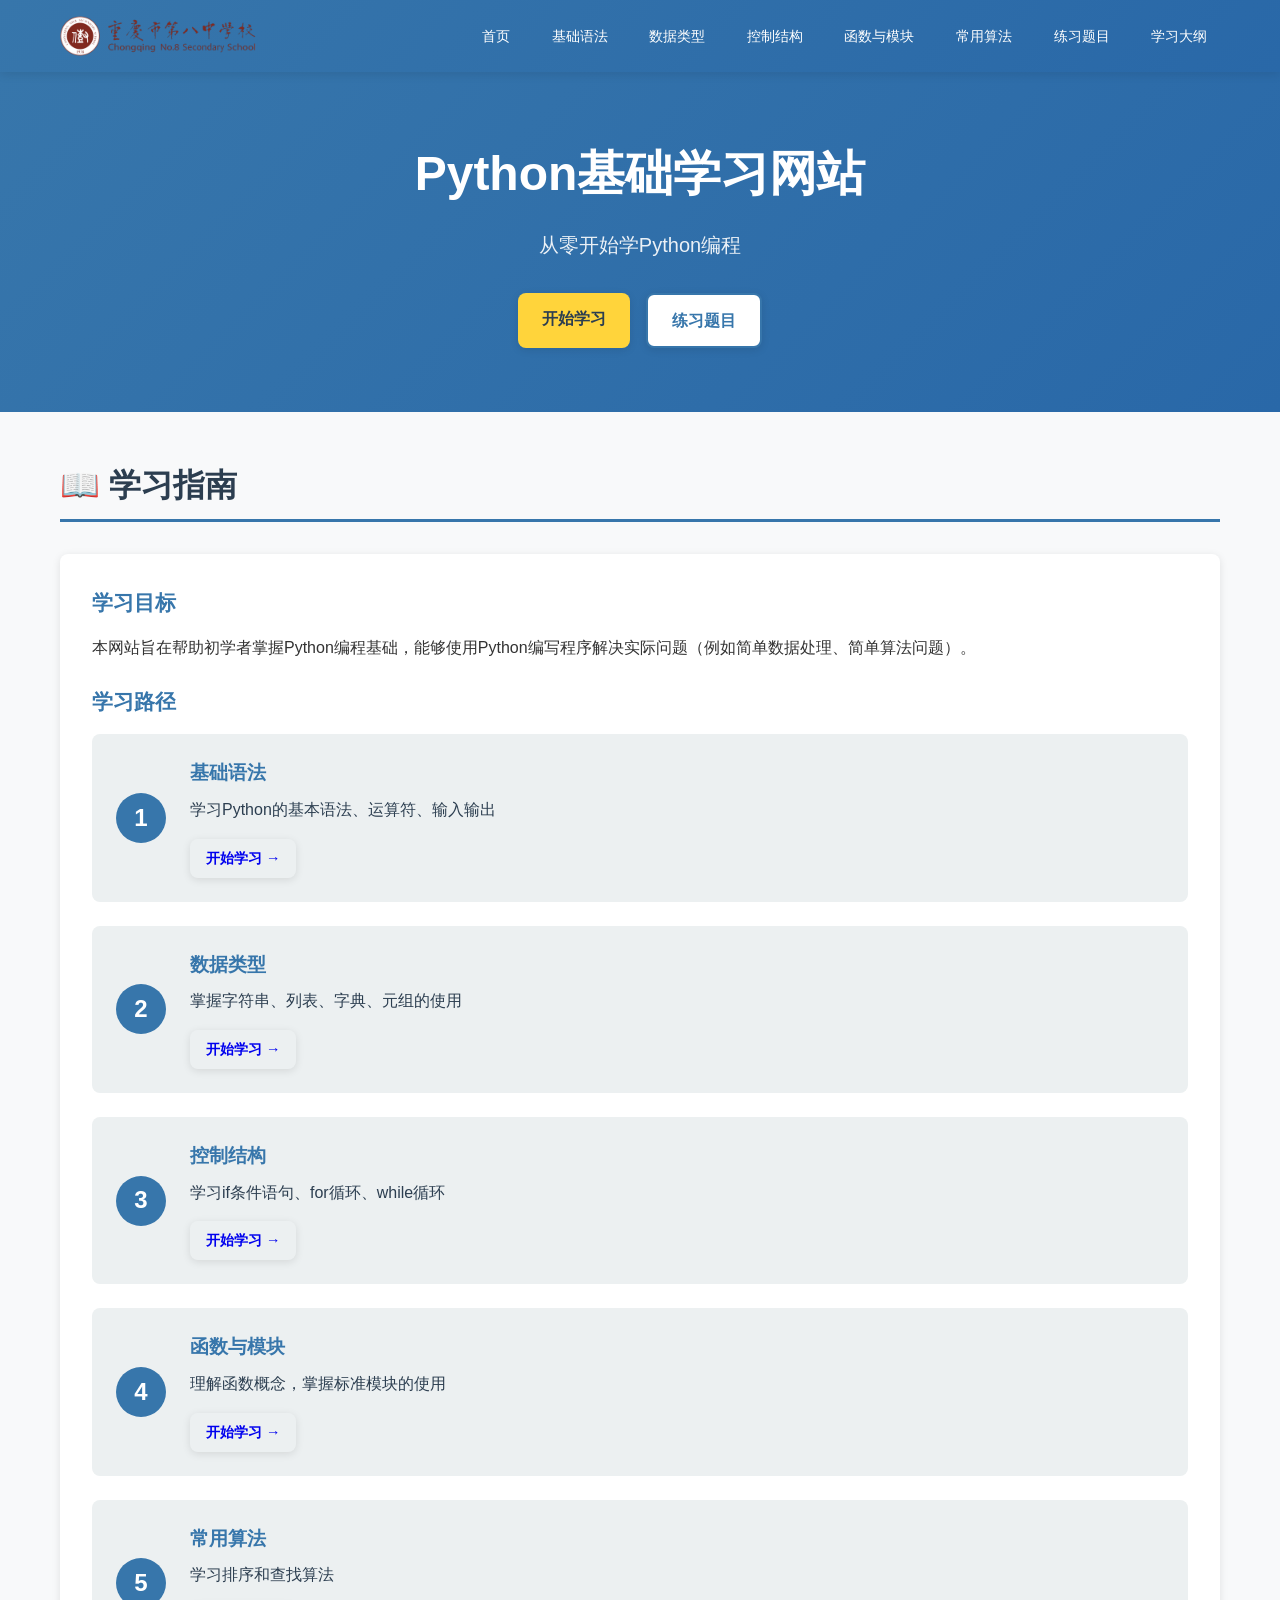
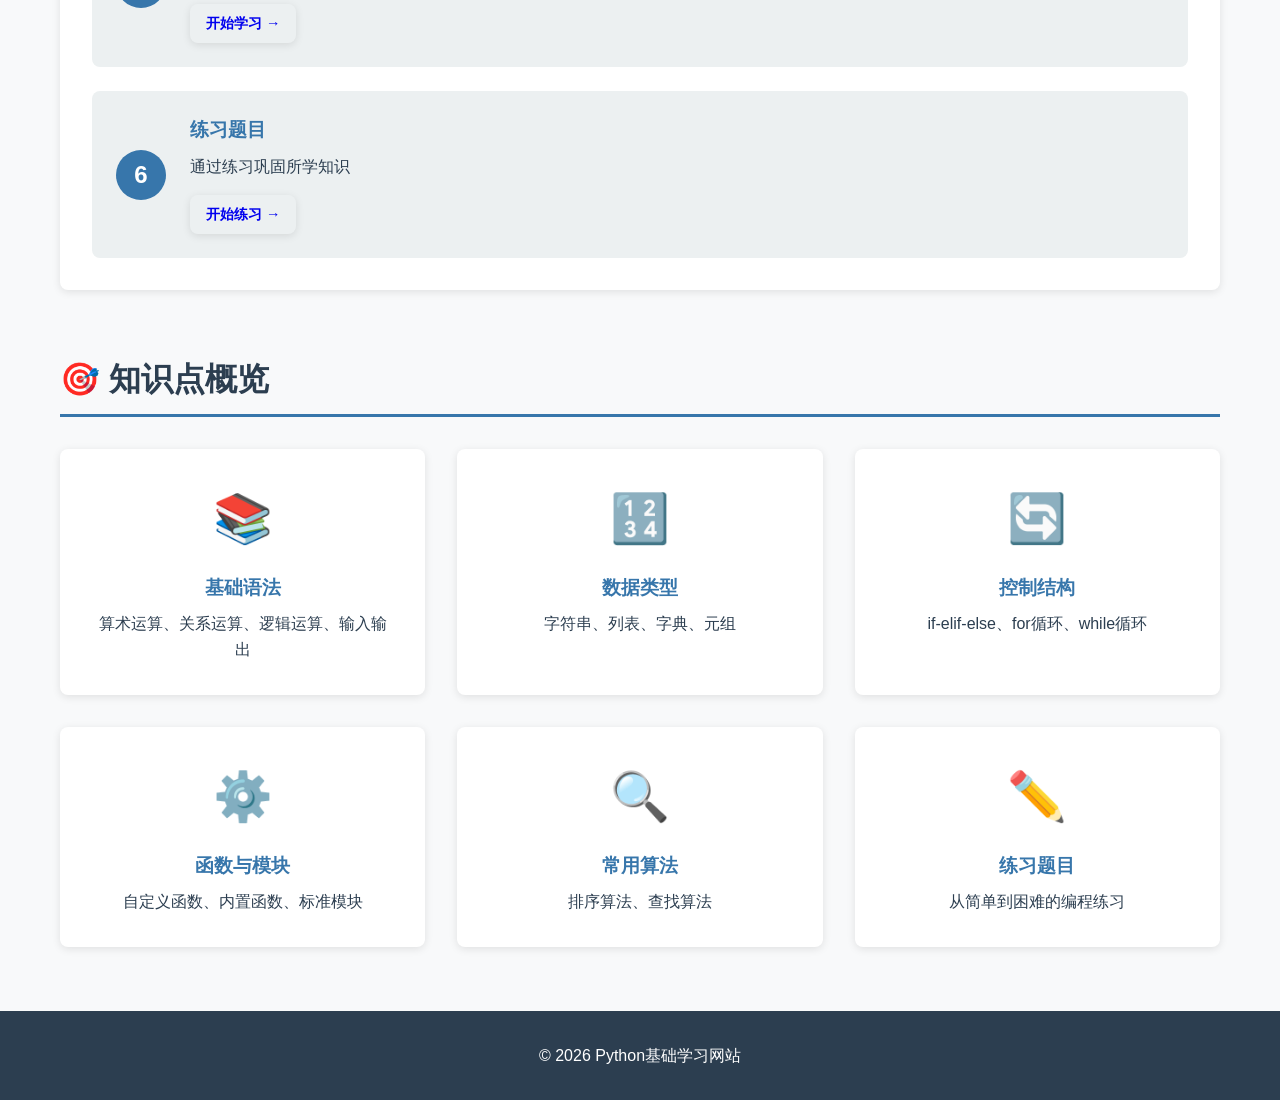
<file: index.html>
<!DOCTYPE html>
<html lang="zh-CN">
<head>
    <meta charset="UTF-8">
    <meta name="viewport" content="width=device-width, initial-scale=1.0">
    <title>Python基础学习网站</title>
    <link rel="stylesheet" href="styles.css">
</head>
<body>
    <nav class="navbar">
        <div class="container">
            <div class="logo">
                <img src="八中logo.png" alt="八中logo" class="logo-img">
            </div>
            <ul class="nav-links">
                <li><a href="index.html" class="active">首页</a></li>
                <li><a href="basics.html">基础语法</a></li>
                <li><a href="data-types.html">数据类型</a></li>
                <li><a href="control-flow.html">控制结构</a></li>
                <li><a href="functions.html">函数与模块</a></li>
                <li><a href="algorithms.html">常用算法</a></li>
                <li><a href="exercises.html">练习题目</a></li>
                <li><a href="requirements.html">学习大纲</a></li>
            </ul>
        </div>
    </nav>

    <header class="hero">
        <div class="container">
            <h1>Python基础学习网站</h1>
            <p class="subtitle">从零开始学Python编程</p>
            <div class="hero-buttons">
                <a href="basics.html" class="btn btn-primary">开始学习</a>
                <a href="exercises.html" class="btn btn-secondary">练习题目</a>
            </div>
        </div>
    </header>

    <main class="container">
        <section class="section">
            <h2 class="section-title">📖 学习指南</h2>
            <div class="content-card">
                <h3>学习目标</h3>
                <p>本网站旨在帮助初学者掌握Python编程基础，能够使用Python编写程序解决实际问题（例如简单数据处理、简单算法问题）。</p>
                
                <h3>学习路径</h3>
                <div class="learning-path">
                    <div class="path-item">
                        <span class="step">1</span>
                        <div class="path-content">
                            <h4>基础语法</h4>
                            <p>学习Python的基本语法、运算符、输入输出</p>
                            <a href="basics.html" class="btn btn-small">开始学习 →</a>
                        </div>
                    </div>
                    <div class="path-item">
                        <span class="step">2</span>
                        <div class="path-content">
                            <h4>数据类型</h4>
                            <p>掌握字符串、列表、字典、元组的使用</p>
                            <a href="data-types.html" class="btn btn-small">开始学习 →</a>
                        </div>
                    </div>
                    <div class="path-item">
                        <span class="step">3</span>
                        <div class="path-content">
                            <h4>控制结构</h4>
                            <p>学习if条件语句、for循环、while循环</p>
                            <a href="control-flow.html" class="btn btn-small">开始学习 →</a>
                        </div>
                    </div>
                    <div class="path-item">
                        <span class="step">4</span>
                        <div class="path-content">
                            <h4>函数与模块</h4>
                            <p>理解函数概念，掌握标准模块的使用</p>
                            <a href="functions.html" class="btn btn-small">开始学习 →</a>
                        </div>
                    </div>
                    <div class="path-item">
                        <span class="step">5</span>
                        <div class="path-content">
                            <h4>常用算法</h4>
                            <p>学习排序和查找算法</p>
                            <a href="algorithms.html" class="btn btn-small">开始学习 →</a>
                        </div>
                    </div>
                    <div class="path-item">
                        <span class="step">6</span>
                        <div class="path-content">
                            <h4>练习题目</h4>
                            <p>通过练习巩固所学知识</p>
                            <a href="exercises.html" class="btn btn-small">开始练习 →</a>
                        </div>
                    </div>
                </div>
            </div>
        </section>

        <section class="section">
            <h2 class="section-title">🎯 知识点概览</h2>
            <div class="content-grid">
                <div class="feature-card">
                    <div class="feature-icon">📚</div>
                    <h3>基础语法</h3>
                    <p>算术运算、关系运算、逻辑运算、输入输出</p>
                </div>
                <div class="feature-card">
                    <div class="feature-icon">🔢</div>
                    <h3>数据类型</h3>
                    <p>字符串、列表、字典、元组</p>
                </div>
                <div class="feature-card">
                    <div class="feature-icon">🔄</div>
                    <h3>控制结构</h3>
                    <p>if-elif-else、for循环、while循环</p>
                </div>
                <div class="feature-card">
                    <div class="feature-icon">⚙️</div>
                    <h3>函数与模块</h3>
                    <p>自定义函数、内置函数、标准模块</p>
                </div>
                <div class="feature-card">
                    <div class="feature-icon">🔍</div>
                    <h3>常用算法</h3>
                    <p>排序算法、查找算法</p>
                </div>
                <div class="feature-card">
                    <div class="feature-icon">✏️</div>
                    <h3>练习题目</h3>
                    <p>从简单到困难的编程练习</p>
                </div>
            </div>
        </section>
    </main>

    <footer class="footer">
        <div class="container">
            <p>&copy; 2026 Python基础学习网站</p>
        </div>
    </footer>

    <script src="script.js"></script>
</body>
</html>
</file>
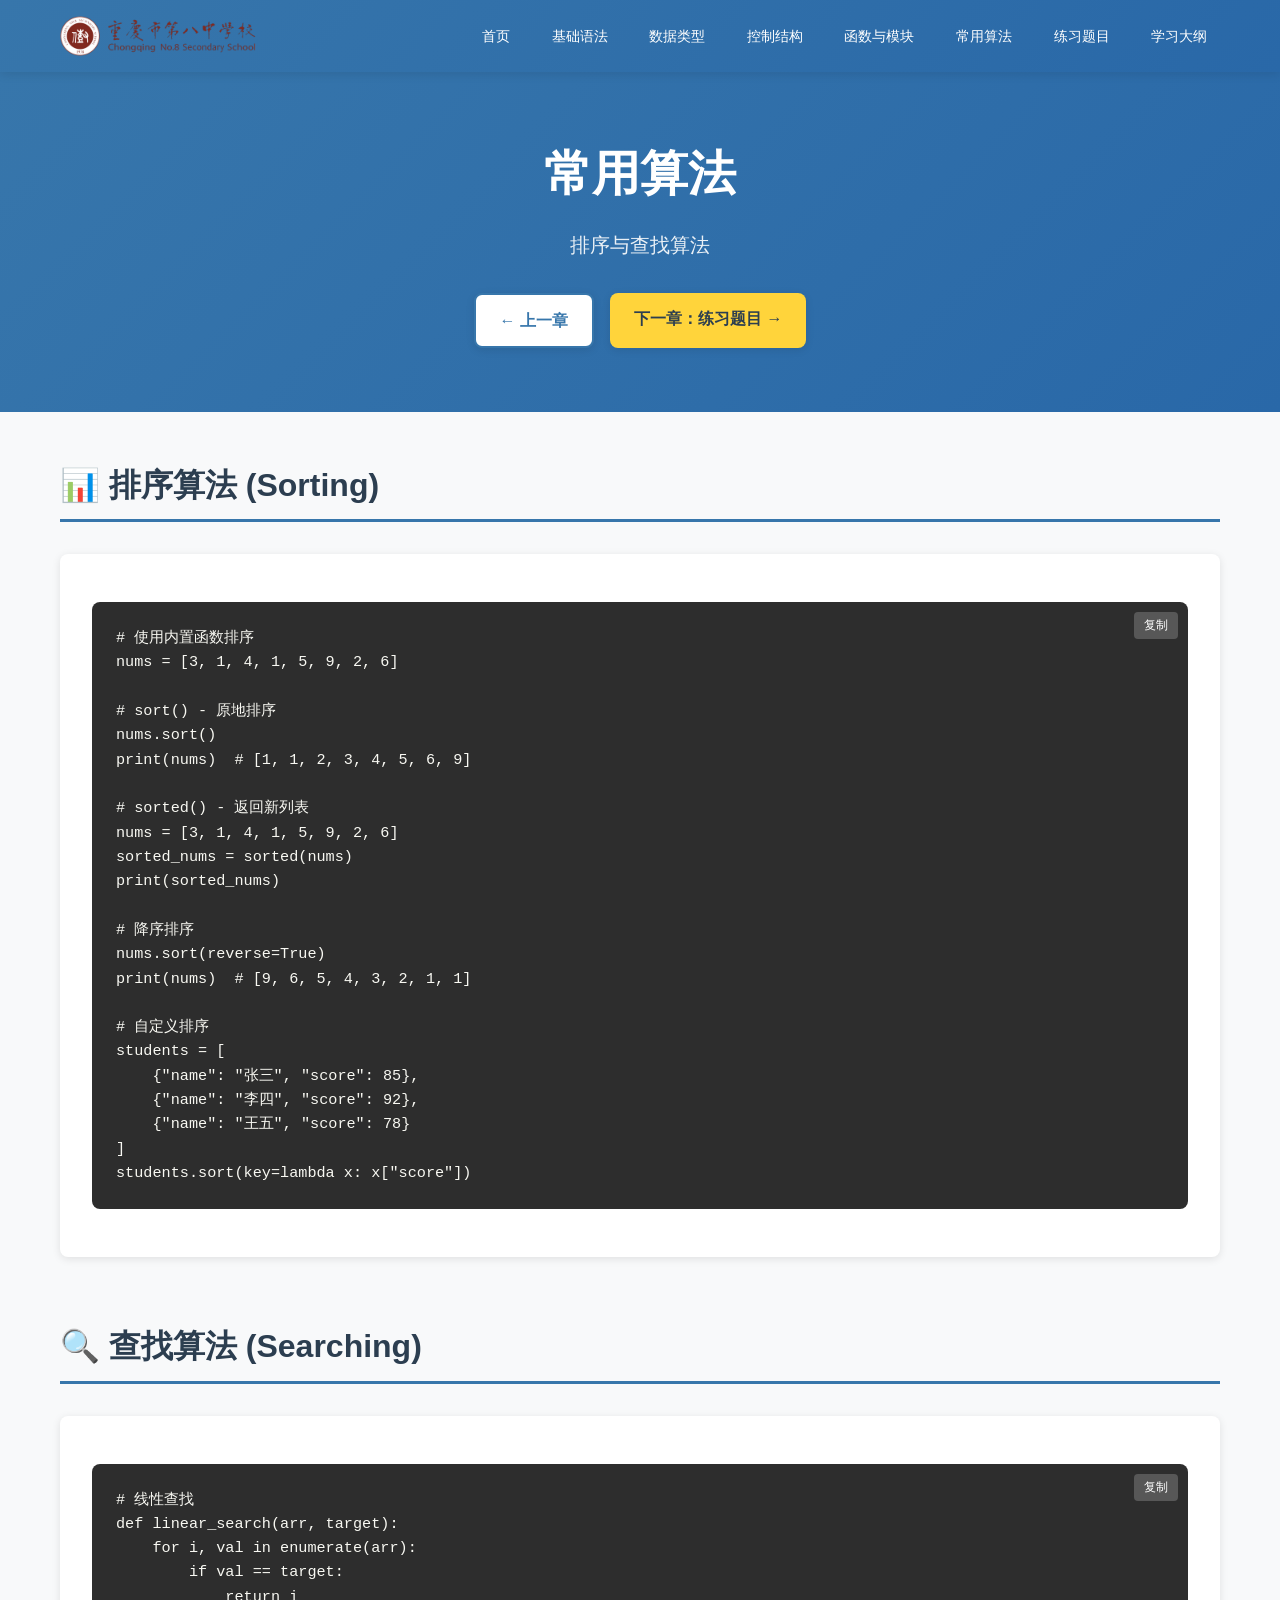
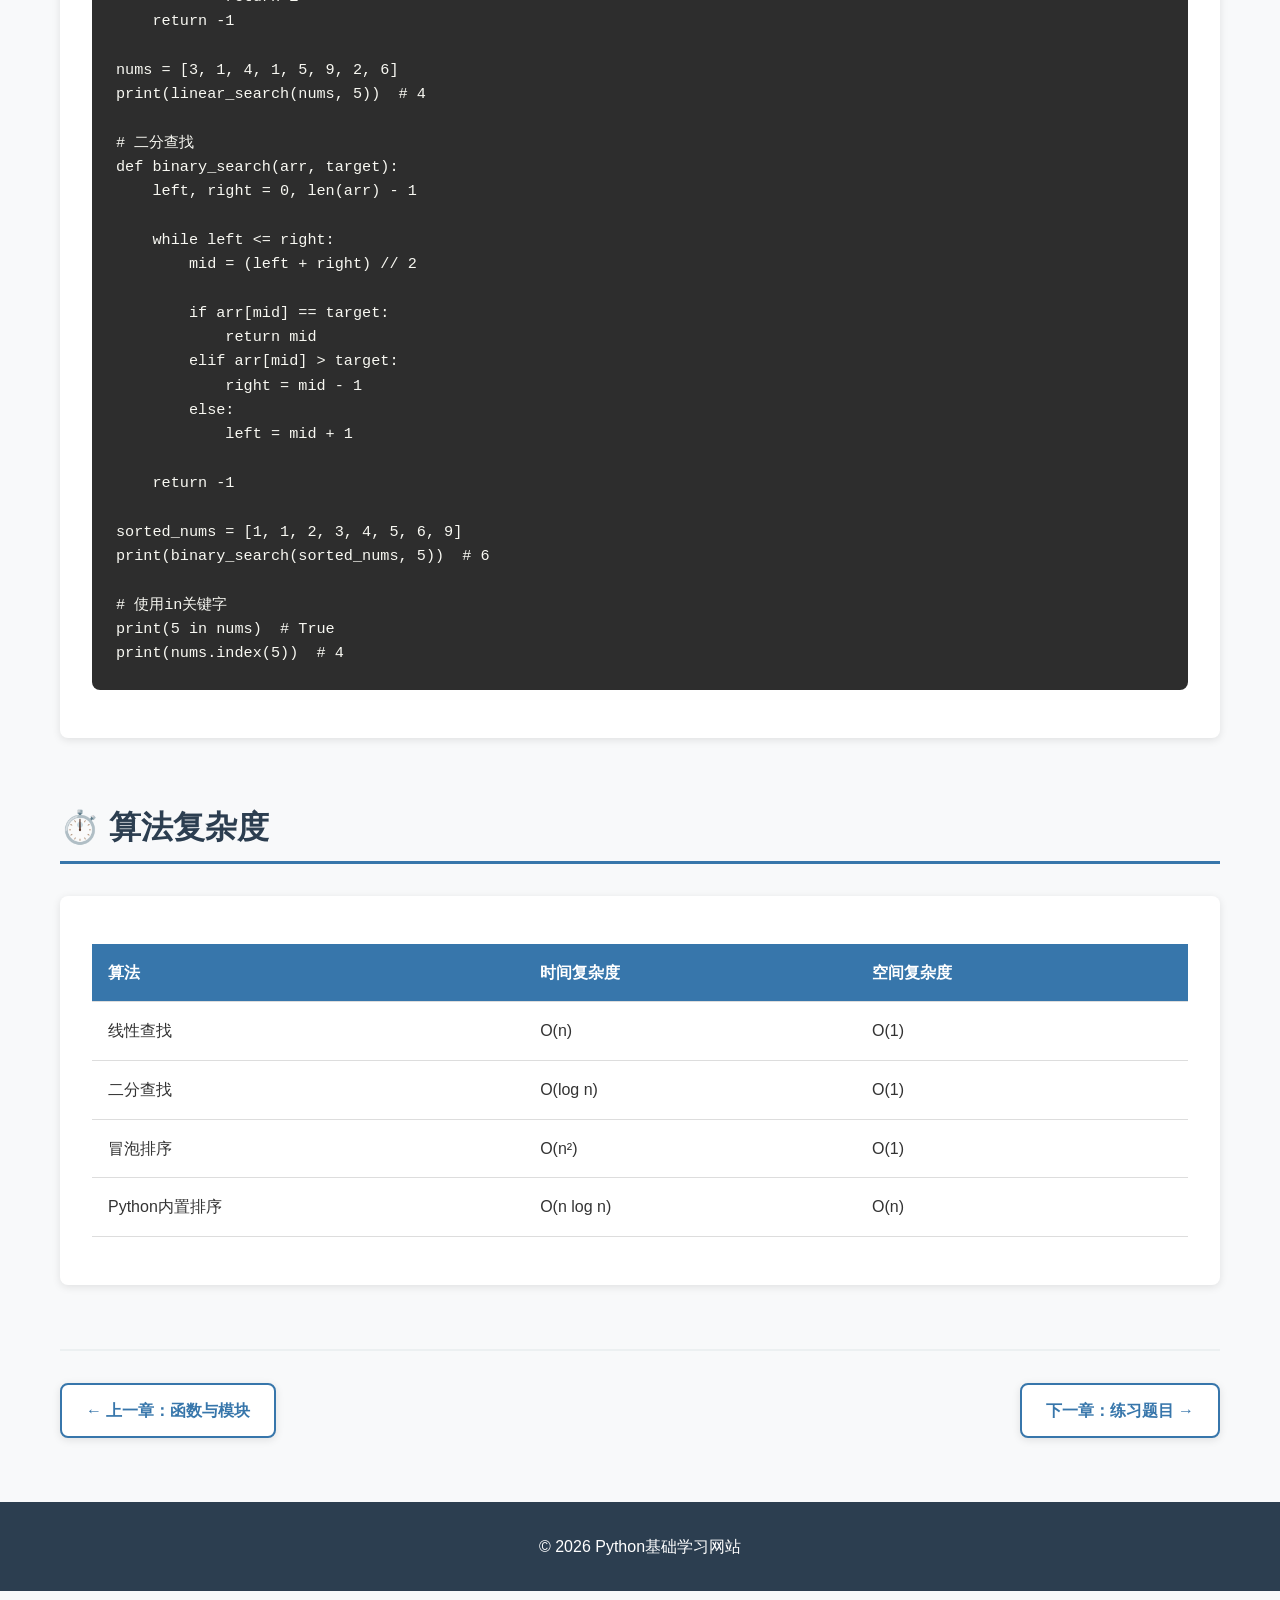
<file: algorithms.html>
<!DOCTYPE html>
<html lang="zh-CN">
<head>
    <meta charset="UTF-8">
    <meta name="viewport" content="width=device-width, initial-scale=1.0">
    <title>常用算法 - Python基础学习网站</title>
    <link rel="stylesheet" href="styles.css">
</head>
<body>
    <nav class="navbar">
        <div class="container">
            <div class="logo">
                <img src="八中logo.png" alt="八中logo" class="logo-img">
            </div>
            <ul class="nav-links">
                <li><a href="index.html">首页</a></li>
                <li><a href="basics.html">基础语法</a></li>
                <li><a href="data-types.html">数据类型</a></li>
                <li><a href="control-flow.html">控制结构</a></li>
                <li><a href="functions.html">函数与模块</a></li>
                <li><a href="algorithms.html" class="active">常用算法</a></li>
                <li><a href="exercises.html">练习题目</a></li>
                <li><a href="requirements.html">学习大纲</a></li>
            </ul>
        </div>
    </nav>

    <header class="hero">
        <div class="container">
            <h1>常用算法</h1>
            <p class="subtitle">排序与查找算法</p>
            <div class="hero-buttons">
                <a href="functions.html" class="btn btn-secondary">← 上一章</a>
                <a href="exercises.html" class="btn btn-primary">下一章：练习题目 →</a>
            </div>
        </div>
    </header>

    <main class="container">
        <section class="section">
            <h2 class="section-title">📊 排序算法 (Sorting)</h2>
            <div class="content-card">
                <div class="code-block">
                    <pre><code># 使用内置函数排序
nums = [3, 1, 4, 1, 5, 9, 2, 6]

# sort() - 原地排序
nums.sort()
print(nums)  # [1, 1, 2, 3, 4, 5, 6, 9]

# sorted() - 返回新列表
nums = [3, 1, 4, 1, 5, 9, 2, 6]
sorted_nums = sorted(nums)
print(sorted_nums)

# 降序排序
nums.sort(reverse=True)
print(nums)  # [9, 6, 5, 4, 3, 2, 1, 1]

# 自定义排序
students = [
    {"name": "张三", "score": 85},
    {"name": "李四", "score": 92},
    {"name": "王五", "score": 78}
]
students.sort(key=lambda x: x["score"])</code></pre>
                </div>
            </div>
        </section>

        <section class="section">
            <h2 class="section-title">🔍 查找算法 (Searching)</h2>
            <div class="content-card">
                <div class="code-block">
                    <pre><code># 线性查找
def linear_search(arr, target):
    for i, val in enumerate(arr):
        if val == target:
            return i
    return -1

nums = [3, 1, 4, 1, 5, 9, 2, 6]
print(linear_search(nums, 5))  # 4

# 二分查找
def binary_search(arr, target):
    left, right = 0, len(arr) - 1
    
    while left <= right:
        mid = (left + right) // 2
        
        if arr[mid] == target:
            return mid
        elif arr[mid] > target:
            right = mid - 1
        else:
            left = mid + 1
    
    return -1

sorted_nums = [1, 1, 2, 3, 4, 5, 6, 9]
print(binary_search(sorted_nums, 5))  # 6

# 使用in关键字
print(5 in nums)  # True
print(nums.index(5))  # 4</code></pre>
                </div>
            </div>
        </section>

        <section class="section">
            <h2 class="section-title">⏱️ 算法复杂度</h2>
            <div class="content-card">
                <table class="data-table">
                    <tr><th>算法</th><th>时间复杂度</th><th>空间复杂度</th></tr>
                    <tr><td>线性查找</td><td>O(n)</td><td>O(1)</td></tr>
                    <tr><td>二分查找</td><td>O(log n)</td><td>O(1)</td></tr>
                    <tr><td>冒泡排序</td><td>O(n²)</td><td>O(1)</td></tr>
                    <tr><td>Python内置排序</td><td>O(n log n)</td><td>O(n)</td></tr>
                </table>
            </div>
        </section>

        <div class="navigation">
            <a href="functions.html" class="btn btn-secondary">← 上一章：函数与模块</a>
            <a href="exercises.html" class="btn btn-primary">下一章：练习题目 →</a>
        </div>
    </main>

    <footer class="footer">
        <div class="container">
            <p>&copy; 2026 Python基础学习网站</p>
        </div>
    </footer>

    <script src="script.js"></script>
</body>
</html>
</file>
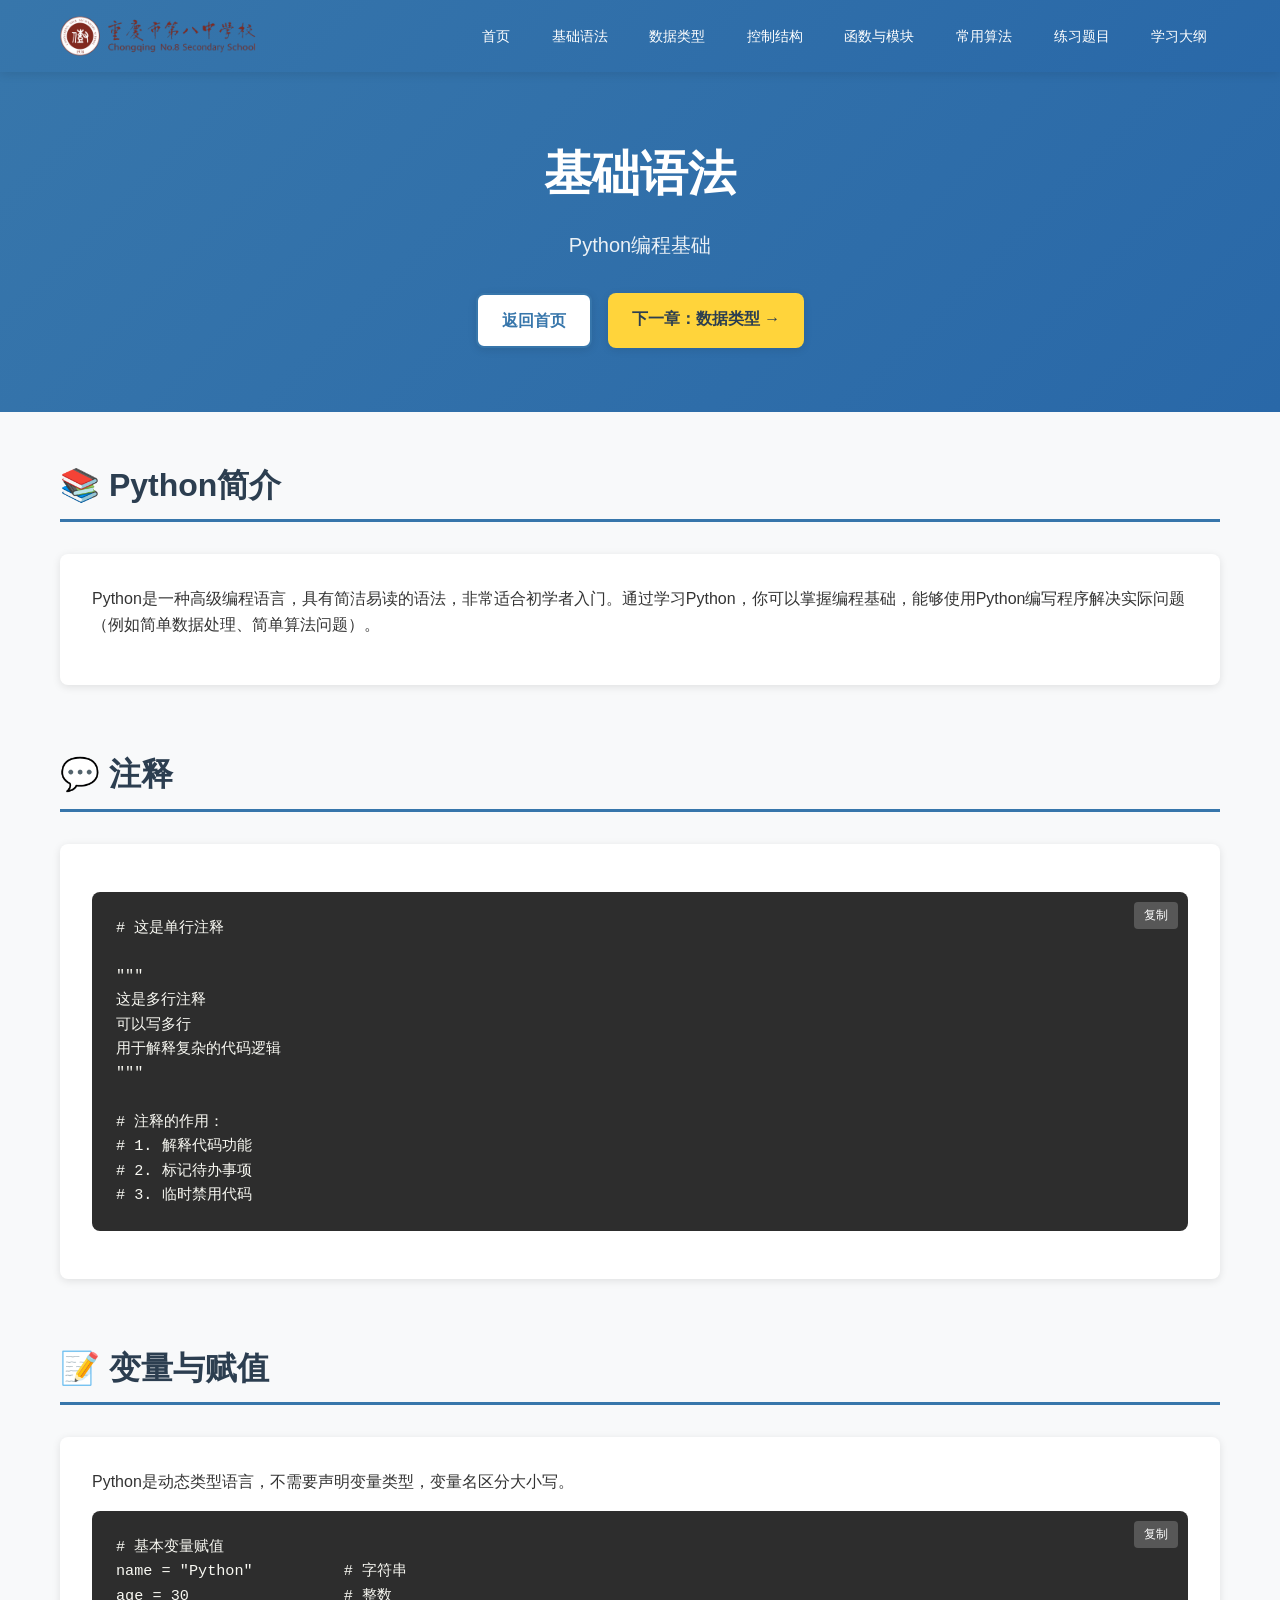
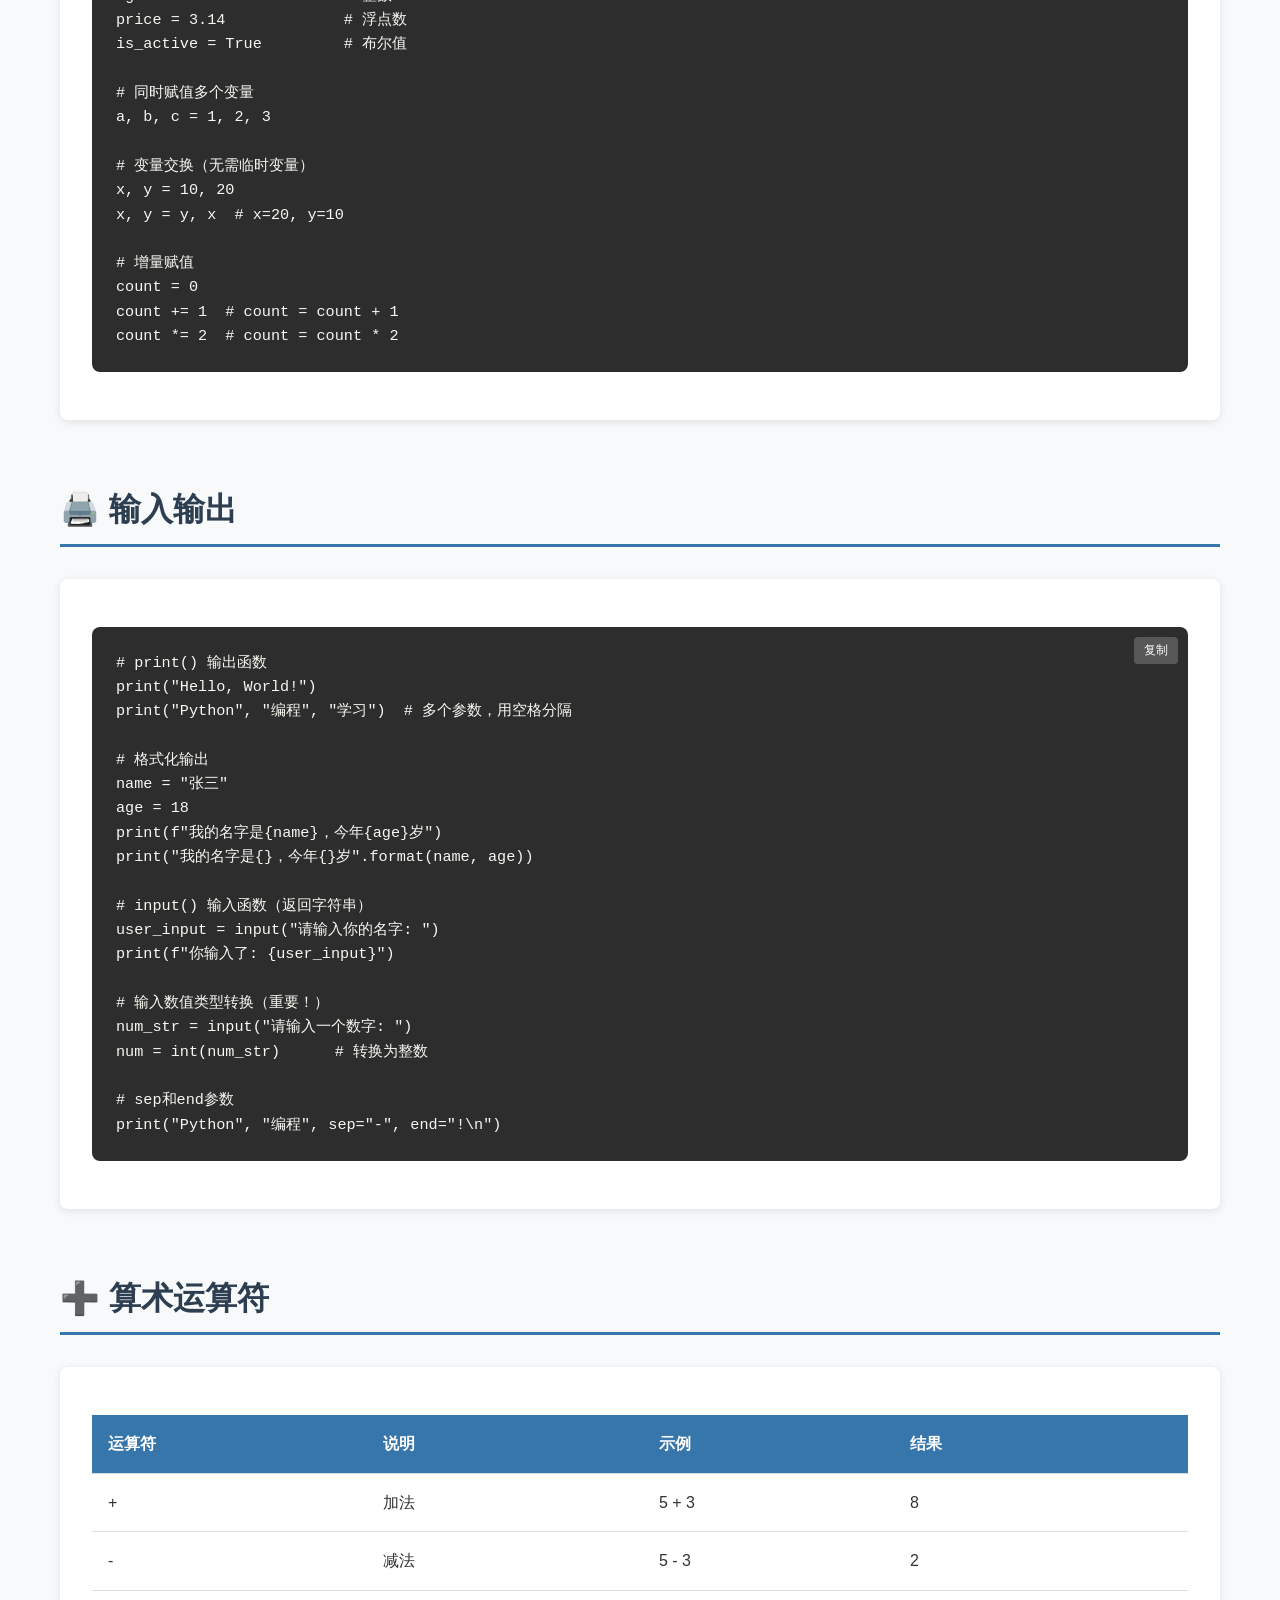
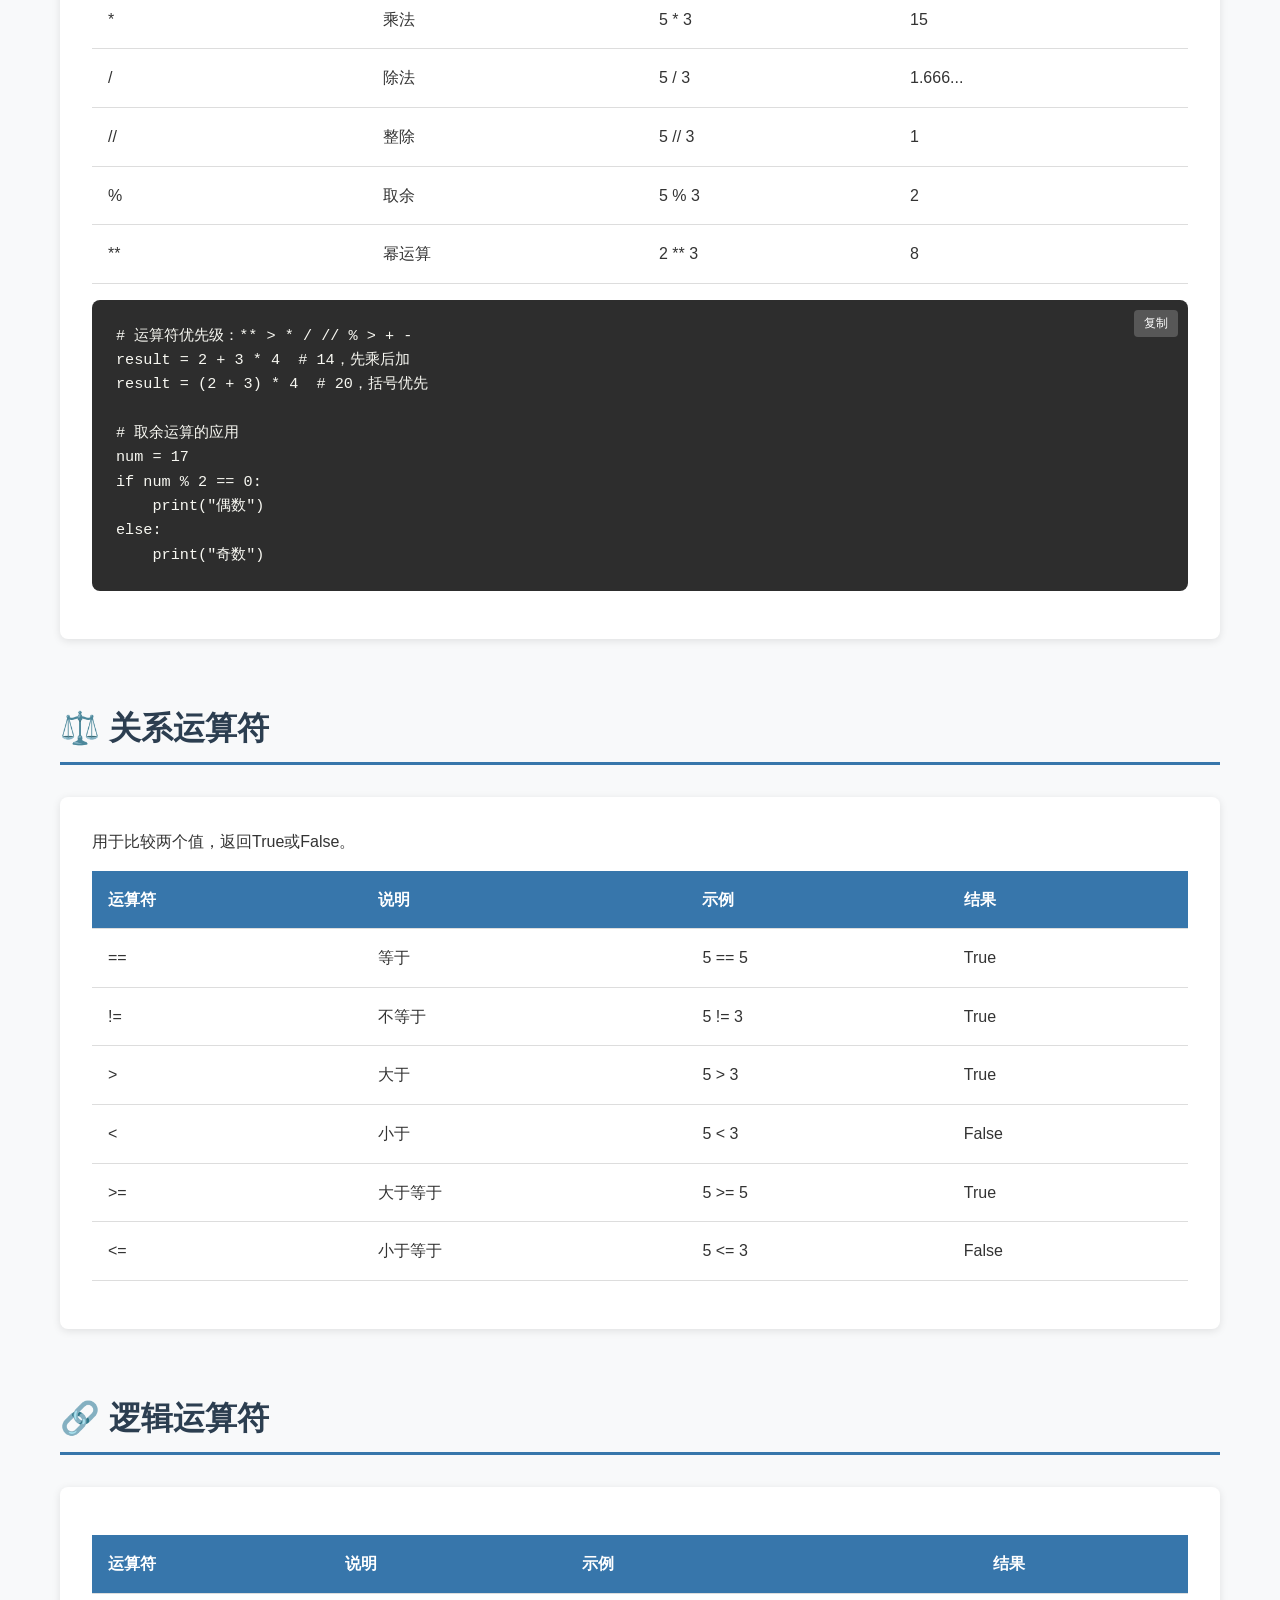
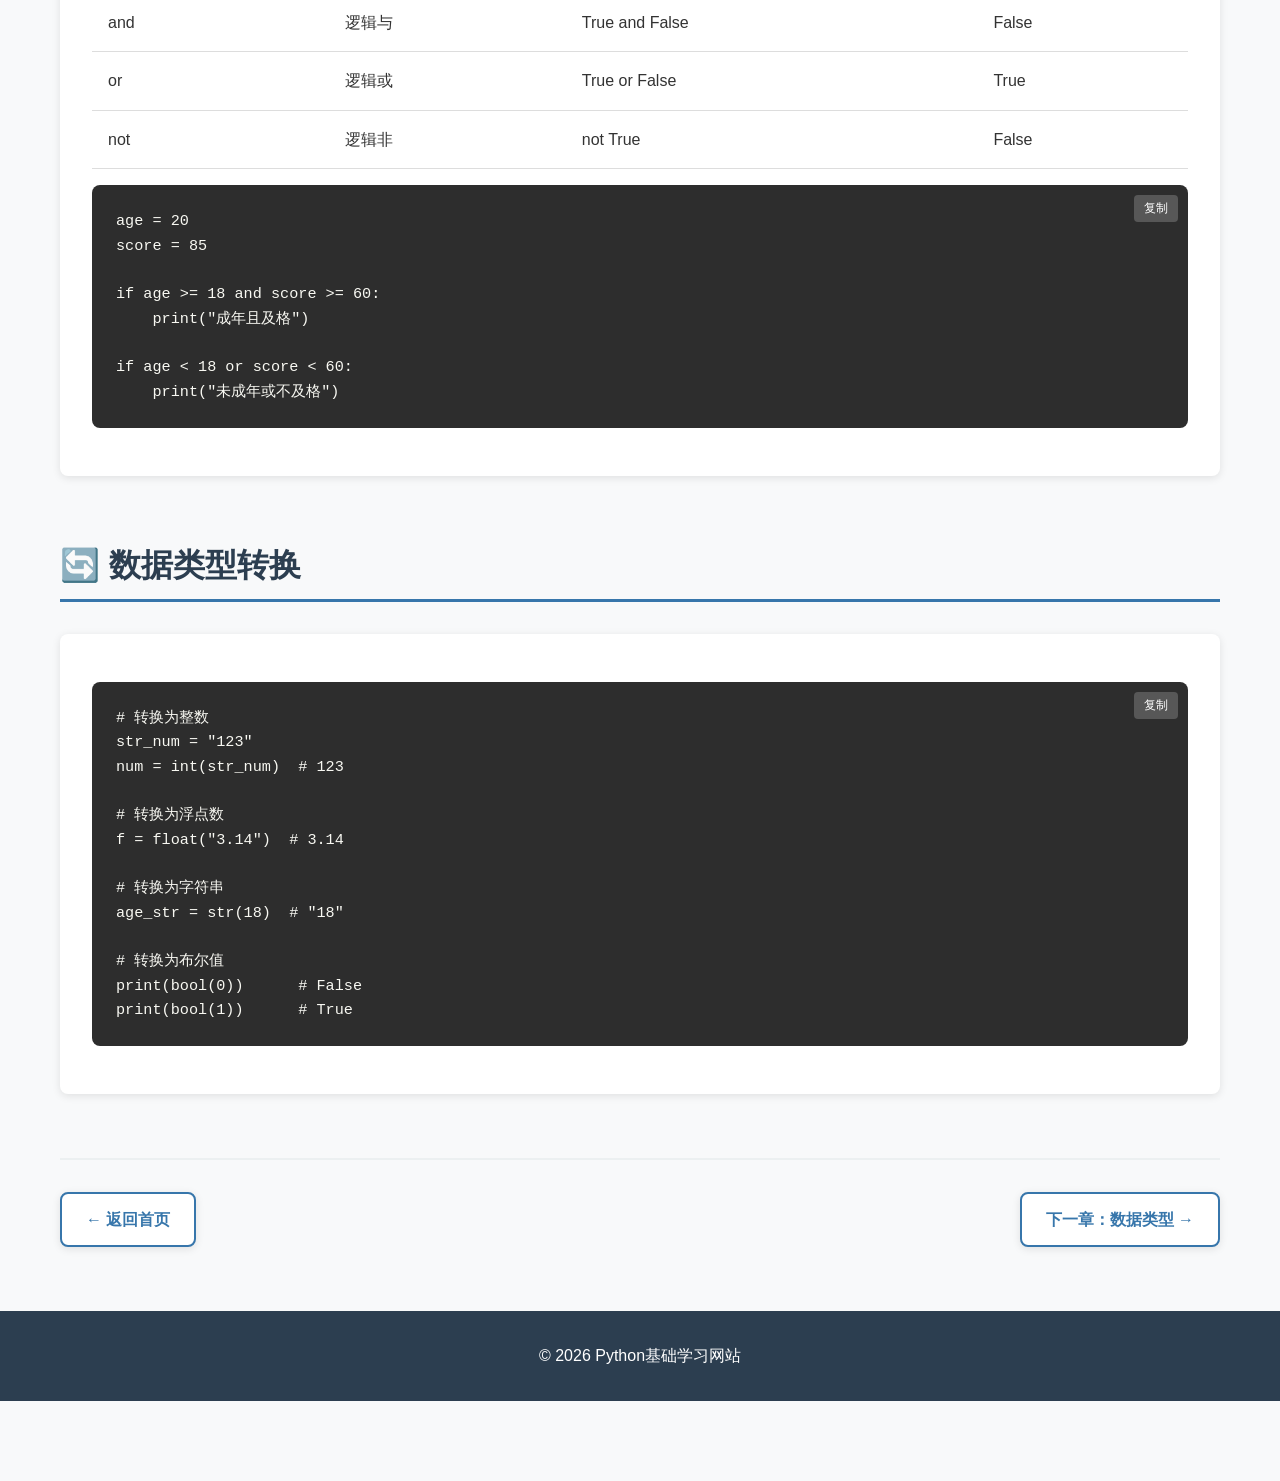
<file: basics.html>
<!DOCTYPE html>
<html lang="zh-CN">
<head>
    <meta charset="UTF-8">
    <meta name="viewport" content="width=device-width, initial-scale=1.0">
    <title>基础语法 - Python基础学习网站</title>
    <link rel="stylesheet" href="styles.css">
</head>
<body>
    <nav class="navbar">
        <div class="container">
            <div class="logo">
                <img src="八中logo.png" alt="八中logo" class="logo-img">
            </div>
            <ul class="nav-links">
                <li><a href="index.html">首页</a></li>
                <li><a href="basics.html" class="active">基础语法</a></li>
                <li><a href="data-types.html">数据类型</a></li>
                <li><a href="control-flow.html">控制结构</a></li>
                <li><a href="functions.html">函数与模块</a></li>
                <li><a href="algorithms.html">常用算法</a></li>
                <li><a href="exercises.html">练习题目</a></li>
                <li><a href="requirements.html">学习大纲</a></li>
            </ul>
        </div>
    </nav>

    <header class="hero">
        <div class="container">
            <h1>基础语法</h1>
            <p class="subtitle">Python编程基础</p>
            <div class="hero-buttons">
                <a href="index.html" class="btn btn-secondary">返回首页</a>
                <a href="data-types.html" class="btn btn-primary">下一章：数据类型 →</a>
            </div>
        </div>
    </header>

    <main class="container">
        <section class="section">
            <h2 class="section-title">📚 Python简介</h2>
            <div class="content-card">
                <p>Python是一种高级编程语言，具有简洁易读的语法，非常适合初学者入门。通过学习Python，你可以掌握编程基础，能够使用Python编写程序解决实际问题（例如简单数据处理、简单算法问题）。</p>
            </div>
        </section>

        <section class="section">
            <h2 class="section-title">💬 注释</h2>
            <div class="content-card">
                <div class="code-block">
                    <pre><code># 这是单行注释

"""
这是多行注释
可以写多行
用于解释复杂的代码逻辑
"""

# 注释的作用：
# 1. 解释代码功能
# 2. 标记待办事项
# 3. 临时禁用代码</code></pre>
                </div>
            </div>
        </section>

        <section class="section">
            <h2 class="section-title">📝 变量与赋值</h2>
            <div class="content-card">
                <p>Python是动态类型语言，不需要声明变量类型，变量名区分大小写。</p>
                <div class="code-block">
                    <pre><code># 基本变量赋值
name = "Python"          # 字符串
age = 30                 # 整数
price = 3.14             # 浮点数
is_active = True         # 布尔值

# 同时赋值多个变量
a, b, c = 1, 2, 3

# 变量交换（无需临时变量）
x, y = 10, 20
x, y = y, x  # x=20, y=10

# 增量赋值
count = 0
count += 1  # count = count + 1
count *= 2  # count = count * 2</code></pre>
                </div>
            </div>
        </section>

        <section class="section">
            <h2 class="section-title">🖨️ 输入输出</h2>
            <div class="content-card">
                <div class="code-block">
                    <pre><code># print() 输出函数
print("Hello, World!")
print("Python", "编程", "学习")  # 多个参数，用空格分隔

# 格式化输出
name = "张三"
age = 18
print(f"我的名字是{name}，今年{age}岁")
print("我的名字是{}，今年{}岁".format(name, age))

# input() 输入函数（返回字符串）
user_input = input("请输入你的名字: ")
print(f"你输入了: {user_input}")

# 输入数值类型转换（重要！）
num_str = input("请输入一个数字: ")
num = int(num_str)      # 转换为整数

# sep和end参数
print("Python", "编程", sep="-", end="!\n")</code></pre>
                </div>
            </div>
        </section>

        <section class="section">
            <h2 class="section-title">➕ 算术运算符</h2>
            <div class="content-card">
                <table class="data-table">
                    <tr><th>运算符</th><th>说明</th><th>示例</th><th>结果</th></tr>
                    <tr><td>+</td><td>加法</td><td>5 + 3</td><td>8</td></tr>
                    <tr><td>-</td><td>减法</td><td>5 - 3</td><td>2</td></tr>
                    <tr><td>*</td><td>乘法</td><td>5 * 3</td><td>15</td></tr>
                    <tr><td>/</td><td>除法</td><td>5 / 3</td><td>1.666...</td></tr>
                    <tr><td>//</td><td>整除</td><td>5 // 3</td><td>1</td></tr>
                    <tr><td>%</td><td>取余</td><td>5 % 3</td><td>2</td></tr>
                    <tr><td>**</td><td>幂运算</td><td>2 ** 3</td><td>8</td></tr>
                </table>
                <div class="code-block">
                    <pre><code># 运算符优先级：** > * / // % > + -
result = 2 + 3 * 4  # 14，先乘后加
result = (2 + 3) * 4  # 20，括号优先

# 取余运算的应用
num = 17
if num % 2 == 0:
    print("偶数")
else:
    print("奇数")</code></pre>
                </div>
            </div>
        </section>

        <section class="section">
            <h2 class="section-title">⚖️ 关系运算符</h2>
            <div class="content-card">
                <p>用于比较两个值，返回True或False。</p>
                <table class="data-table">
                    <tr><th>运算符</th><th>说明</th><th>示例</th><th>结果</th></tr>
                    <tr><td>==</td><td>等于</td><td>5 == 5</td><td>True</td></tr>
                    <tr><td>!=</td><td>不等于</td><td>5 != 3</td><td>True</td></tr>
                    <tr><td>></td><td>大于</td><td>5 > 3</td><td>True</td></tr>
                    <tr><td><</td><td>小于</td><td>5 < 3</td><td>False</td></tr>
                    <tr><td>>=</td><td>大于等于</td><td>5 >= 5</td><td>True</td></tr>
                    <tr><td><=</td><td>小于等于</td><td>5 <= 3</td><td>False</td></tr>
                </table>
            </div>
        </section>

        <section class="section">
            <h2 class="section-title">🔗 逻辑运算符</h2>
            <div class="content-card">
                <table class="data-table">
                    <tr><th>运算符</th><th>说明</th><th>示例</th><th>结果</th></tr>
                    <tr><td>and</td><td>逻辑与</td><td>True and False</td><td>False</td></tr>
                    <tr><td>or</td><td>逻辑或</td><td>True or False</td><td>True</td></tr>
                    <tr><td>not</td><td>逻辑非</td><td>not True</td><td>False</td></tr>
                </table>
                <div class="code-block">
                    <pre><code>age = 20
score = 85

if age >= 18 and score >= 60:
    print("成年且及格")

if age < 18 or score < 60:
    print("未成年或不及格")</code></pre>
                </div>
            </div>
        </section>

        <section class="section">
            <h2 class="section-title">🔄 数据类型转换</h2>
            <div class="content-card">
                <div class="code-block">
                    <pre><code># 转换为整数
str_num = "123"
num = int(str_num)  # 123

# 转换为浮点数
f = float("3.14")  # 3.14

# 转换为字符串
age_str = str(18)  # "18"

# 转换为布尔值
print(bool(0))      # False
print(bool(1))      # True</code></pre>
                </div>
            </div>
        </section>

        <div class="navigation">
            <a href="index.html" class="btn btn-secondary">← 返回首页</a>
            <a href="data-types.html" class="btn btn-primary">下一章：数据类型 →</a>
        </div>
    </main>

    <footer class="footer">
        <div class="container">
            <p>&copy; 2026 Python基础学习网站</p>
        </div>
    </footer>

    <script src="script.js"></script>
</body>
</html>
</file>
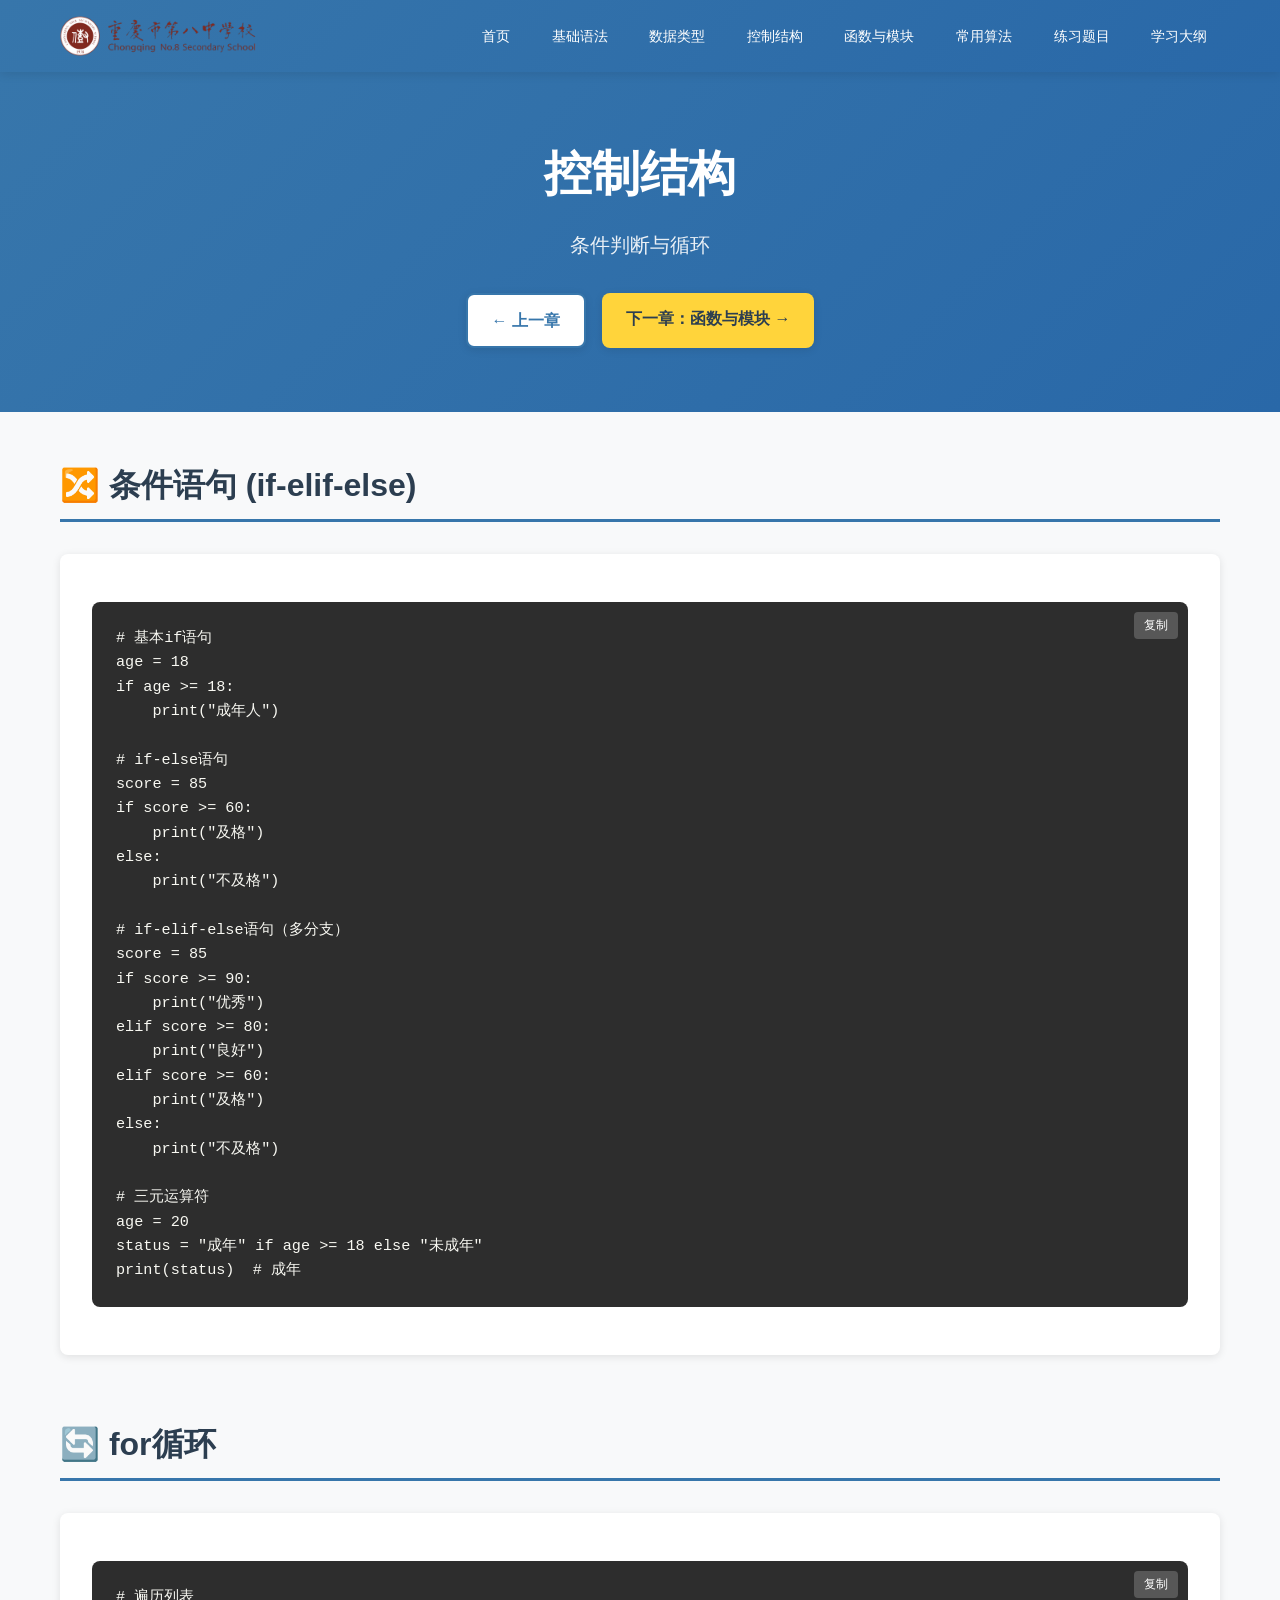
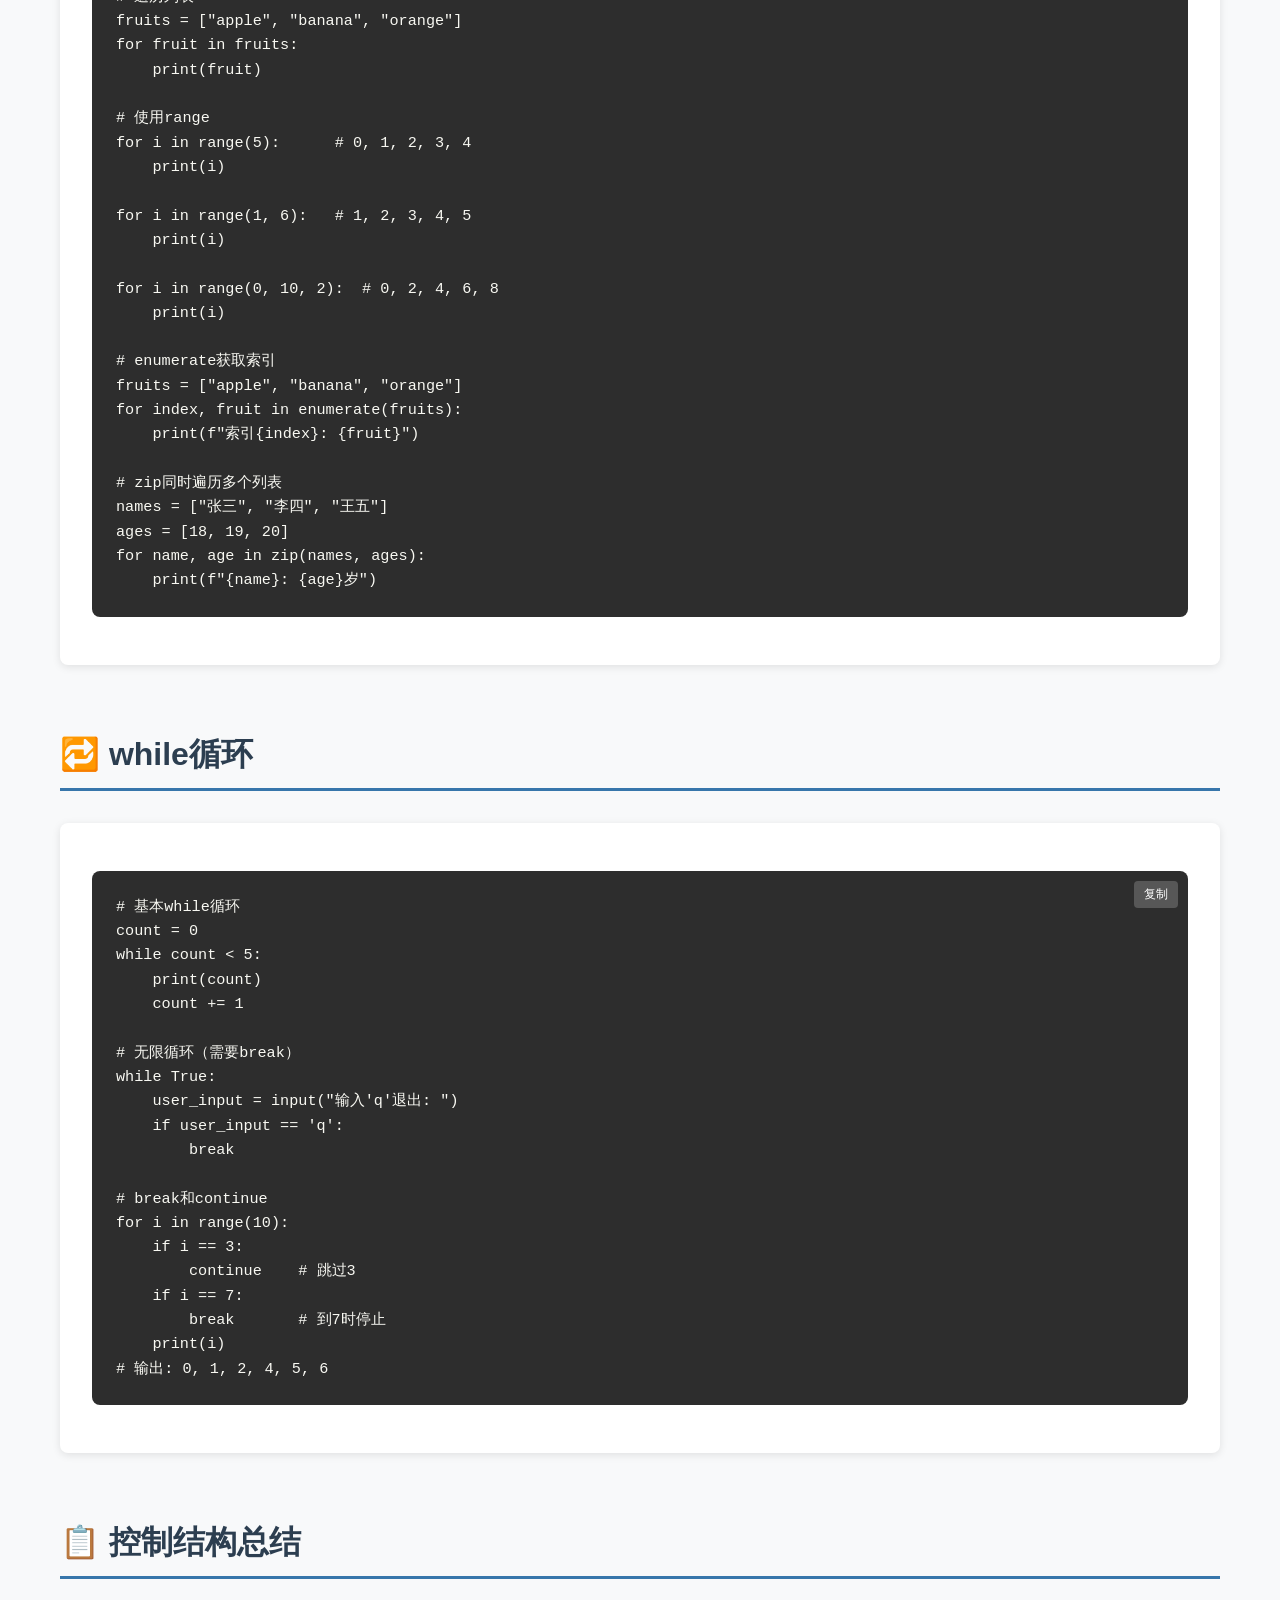
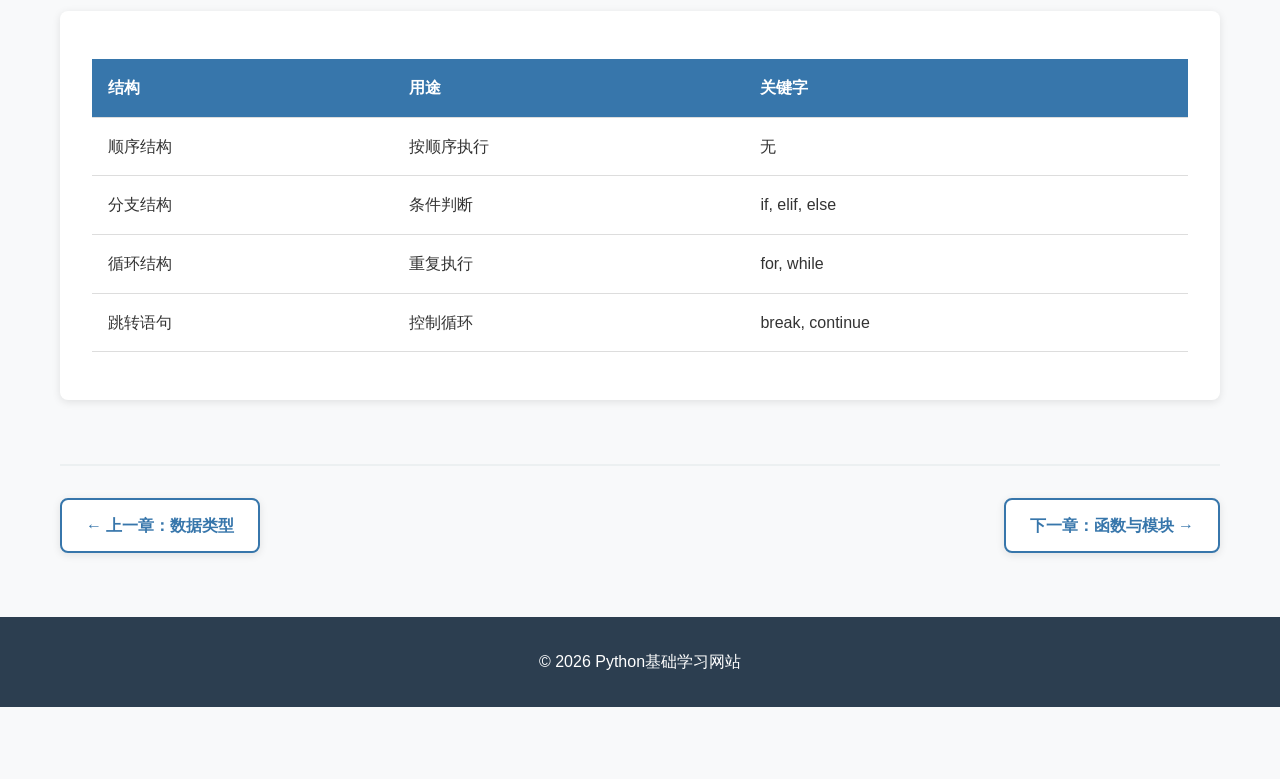
<file: control-flow.html>
<!DOCTYPE html>
<html lang="zh-CN">
<head>
    <meta charset="UTF-8">
    <meta name="viewport" content="width=device-width, initial-scale=1.0">
    <title>控制结构 - Python基础学习网站</title>
    <link rel="stylesheet" href="styles.css">
</head>
<body>
    <nav class="navbar">
        <div class="container">
            <div class="logo">
                <img src="八中logo.png" alt="八中logo" class="logo-img">
            </div>
            <ul class="nav-links">
                <li><a href="index.html">首页</a></li>
                <li><a href="basics.html">基础语法</a></li>
                <li><a href="data-types.html">数据类型</a></li>
                <li><a href="control-flow.html" class="active">控制结构</a></li>
                <li><a href="functions.html">函数与模块</a></li>
                <li><a href="algorithms.html">常用算法</a></li>
                <li><a href="exercises.html">练习题目</a></li>
                <li><a href="requirements.html">学习大纲</a></li>
            </ul>
        </div>
    </nav>

    <header class="hero">
        <div class="container">
            <h1>控制结构</h1>
            <p class="subtitle">条件判断与循环</p>
            <div class="hero-buttons">
                <a href="data-types.html" class="btn btn-secondary">← 上一章</a>
                <a href="functions.html" class="btn btn-primary">下一章：函数与模块 →</a>
            </div>
        </div>
    </header>

    <main class="container">
        <section class="section">
            <h2 class="section-title">🔀 条件语句 (if-elif-else)</h2>
            <div class="content-card">
                <div class="code-block">
                    <pre><code># 基本if语句
age = 18
if age >= 18:
    print("成年人")

# if-else语句
score = 85
if score >= 60:
    print("及格")
else:
    print("不及格")

# if-elif-else语句（多分支）
score = 85
if score >= 90:
    print("优秀")
elif score >= 80:
    print("良好")
elif score >= 60:
    print("及格")
else:
    print("不及格")

# 三元运算符
age = 20
status = "成年" if age >= 18 else "未成年"
print(status)  # 成年</code></pre>
                </div>
            </div>
        </section>

        <section class="section">
            <h2 class="section-title">🔄 for循环</h2>
            <div class="content-card">
                <div class="code-block">
                    <pre><code># 遍历列表
fruits = ["apple", "banana", "orange"]
for fruit in fruits:
    print(fruit)

# 使用range
for i in range(5):      # 0, 1, 2, 3, 4
    print(i)

for i in range(1, 6):   # 1, 2, 3, 4, 5
    print(i)

for i in range(0, 10, 2):  # 0, 2, 4, 6, 8
    print(i)

# enumerate获取索引
fruits = ["apple", "banana", "orange"]
for index, fruit in enumerate(fruits):
    print(f"索引{index}: {fruit}")

# zip同时遍历多个列表
names = ["张三", "李四", "王五"]
ages = [18, 19, 20]
for name, age in zip(names, ages):
    print(f"{name}: {age}岁")</code></pre>
                </div>
            </div>
        </section>

        <section class="section">
            <h2 class="section-title">🔁 while循环</h2>
            <div class="content-card">
                <div class="code-block">
                    <pre><code># 基本while循环
count = 0
while count < 5:
    print(count)
    count += 1

# 无限循环（需要break）
while True:
    user_input = input("输入'q'退出: ")
    if user_input == 'q':
        break

# break和continue
for i in range(10):
    if i == 3:
        continue    # 跳过3
    if i == 7:
        break       # 到7时停止
    print(i)
# 输出: 0, 1, 2, 4, 5, 6</code></pre>
                </div>
            </div>
        </section>

        <section class="section">
            <h2 class="section-title">📋 控制结构总结</h2>
            <div class="content-card">
                <table class="data-table">
                    <tr><th>结构</th><th>用途</th><th>关键字</th></tr>
                    <tr><td>顺序结构</td><td>按顺序执行</td><td>无</td></tr>
                    <tr><td>分支结构</td><td>条件判断</td><td>if, elif, else</td></tr>
                    <tr><td>循环结构</td><td>重复执行</td><td>for, while</td></tr>
                    <tr><td>跳转语句</td><td>控制循环</td><td>break, continue</td></tr>
                </table>
            </div>
        </section>

        <div class="navigation">
            <a href="data-types.html" class="btn btn-secondary">← 上一章：数据类型</a>
            <a href="functions.html" class="btn btn-primary">下一章：函数与模块 →</a>
        </div>
    </main>

    <footer class="footer">
        <div class="container">
            <p>&copy; 2026 Python基础学习网站</p>
        </div>
    </footer>

    <script src="script.js"></script>
</body>
</html>
</file>
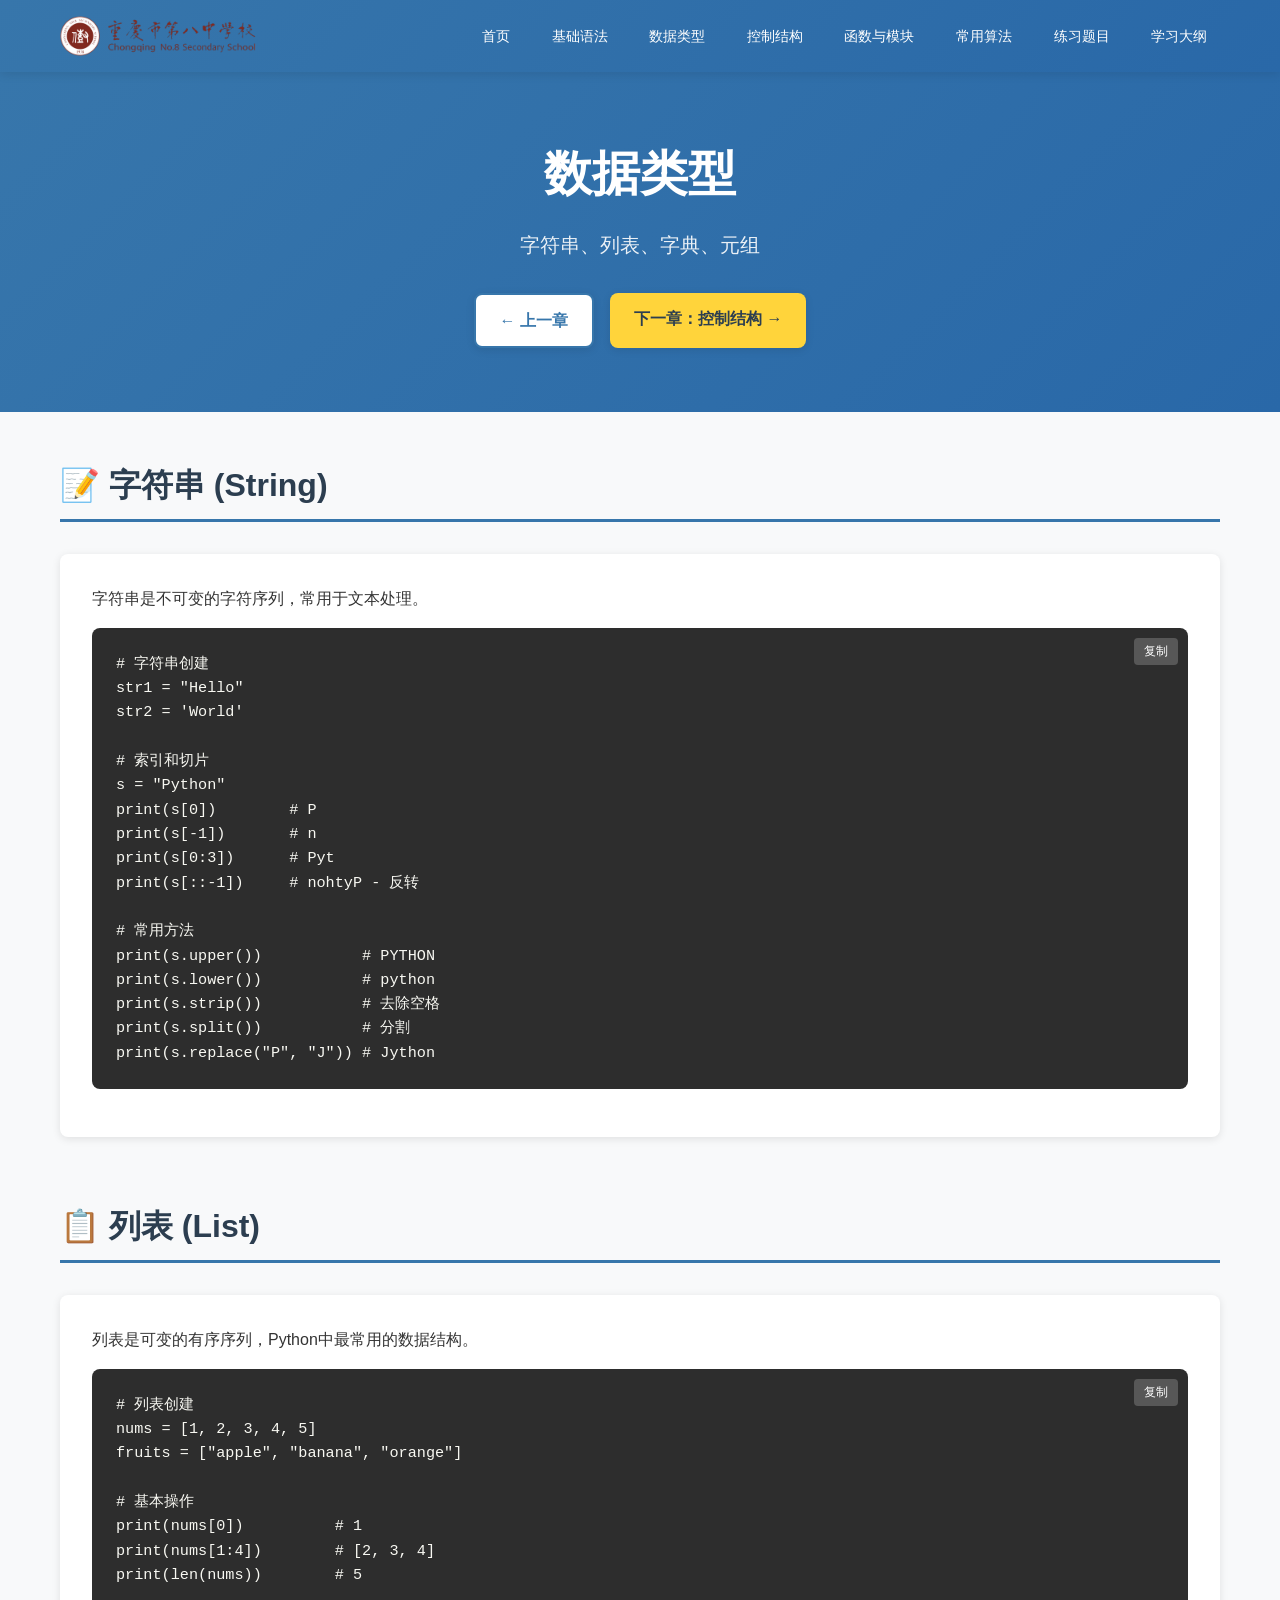
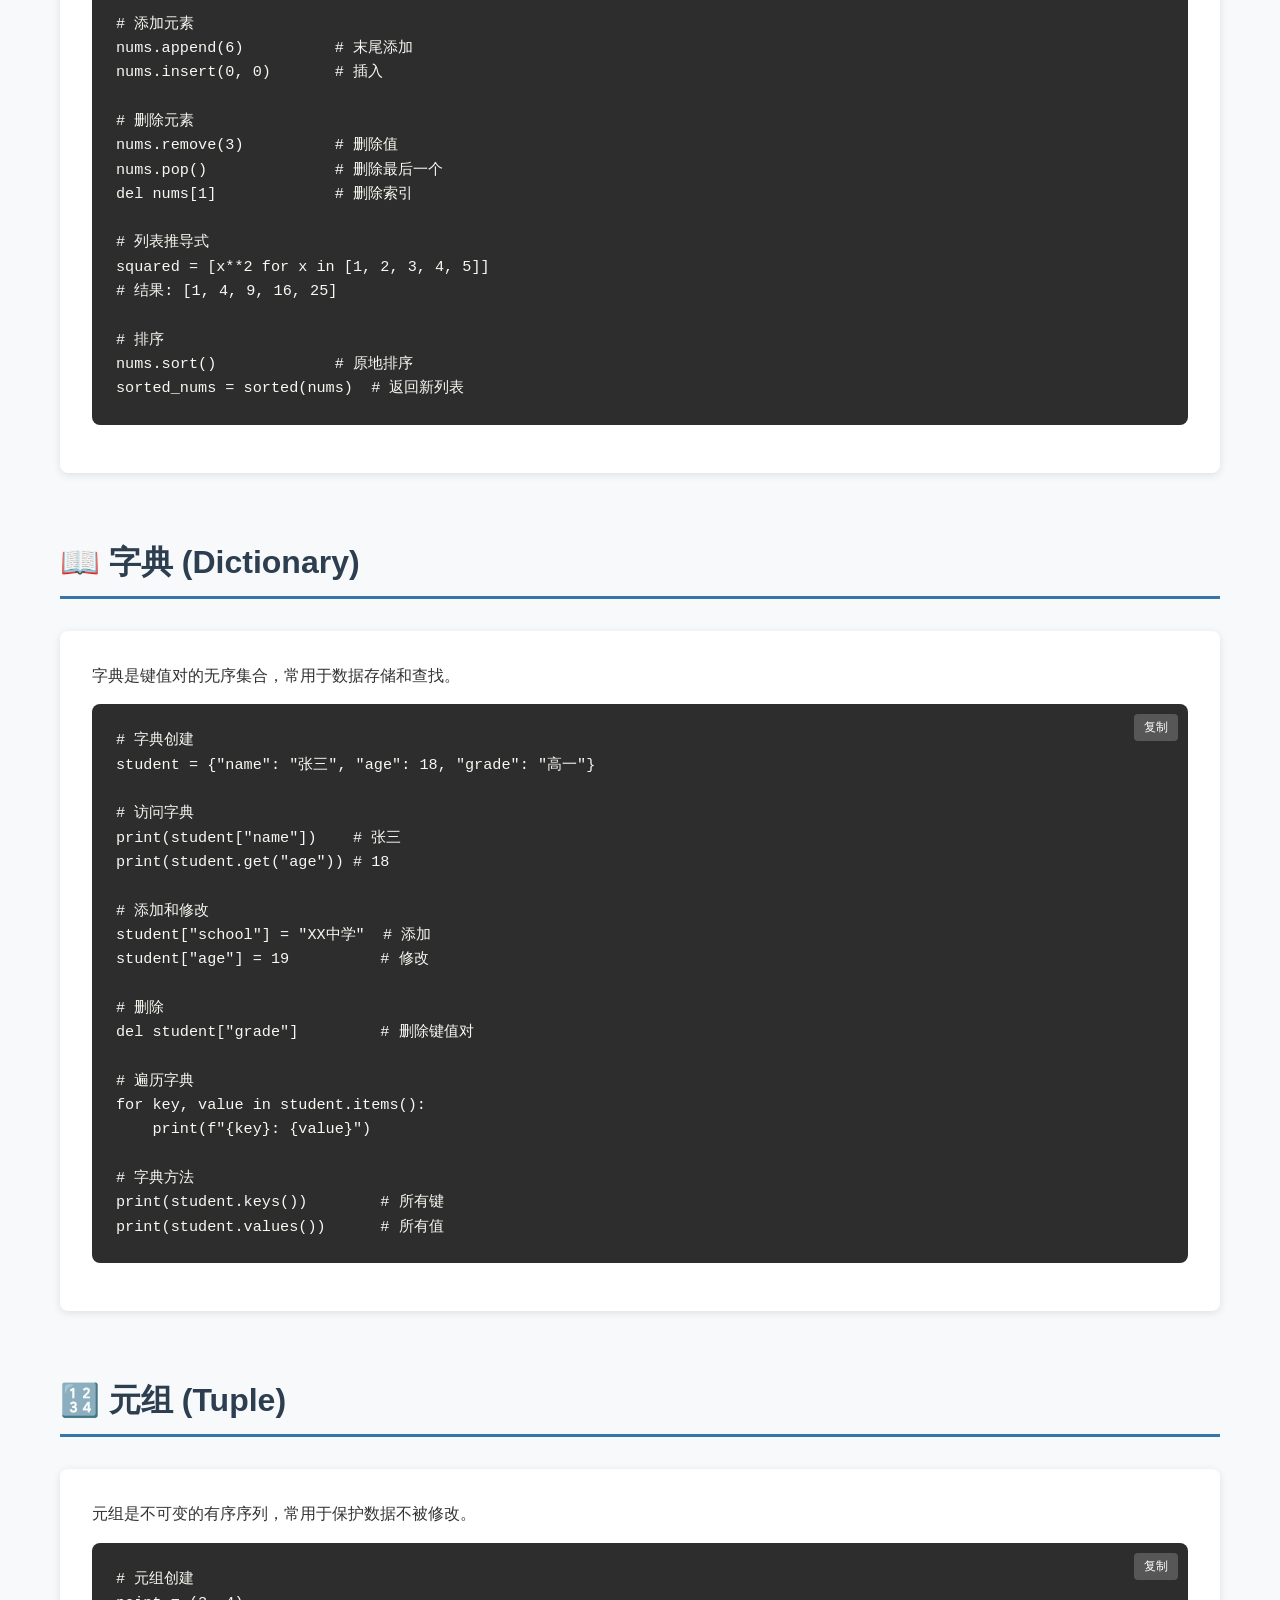
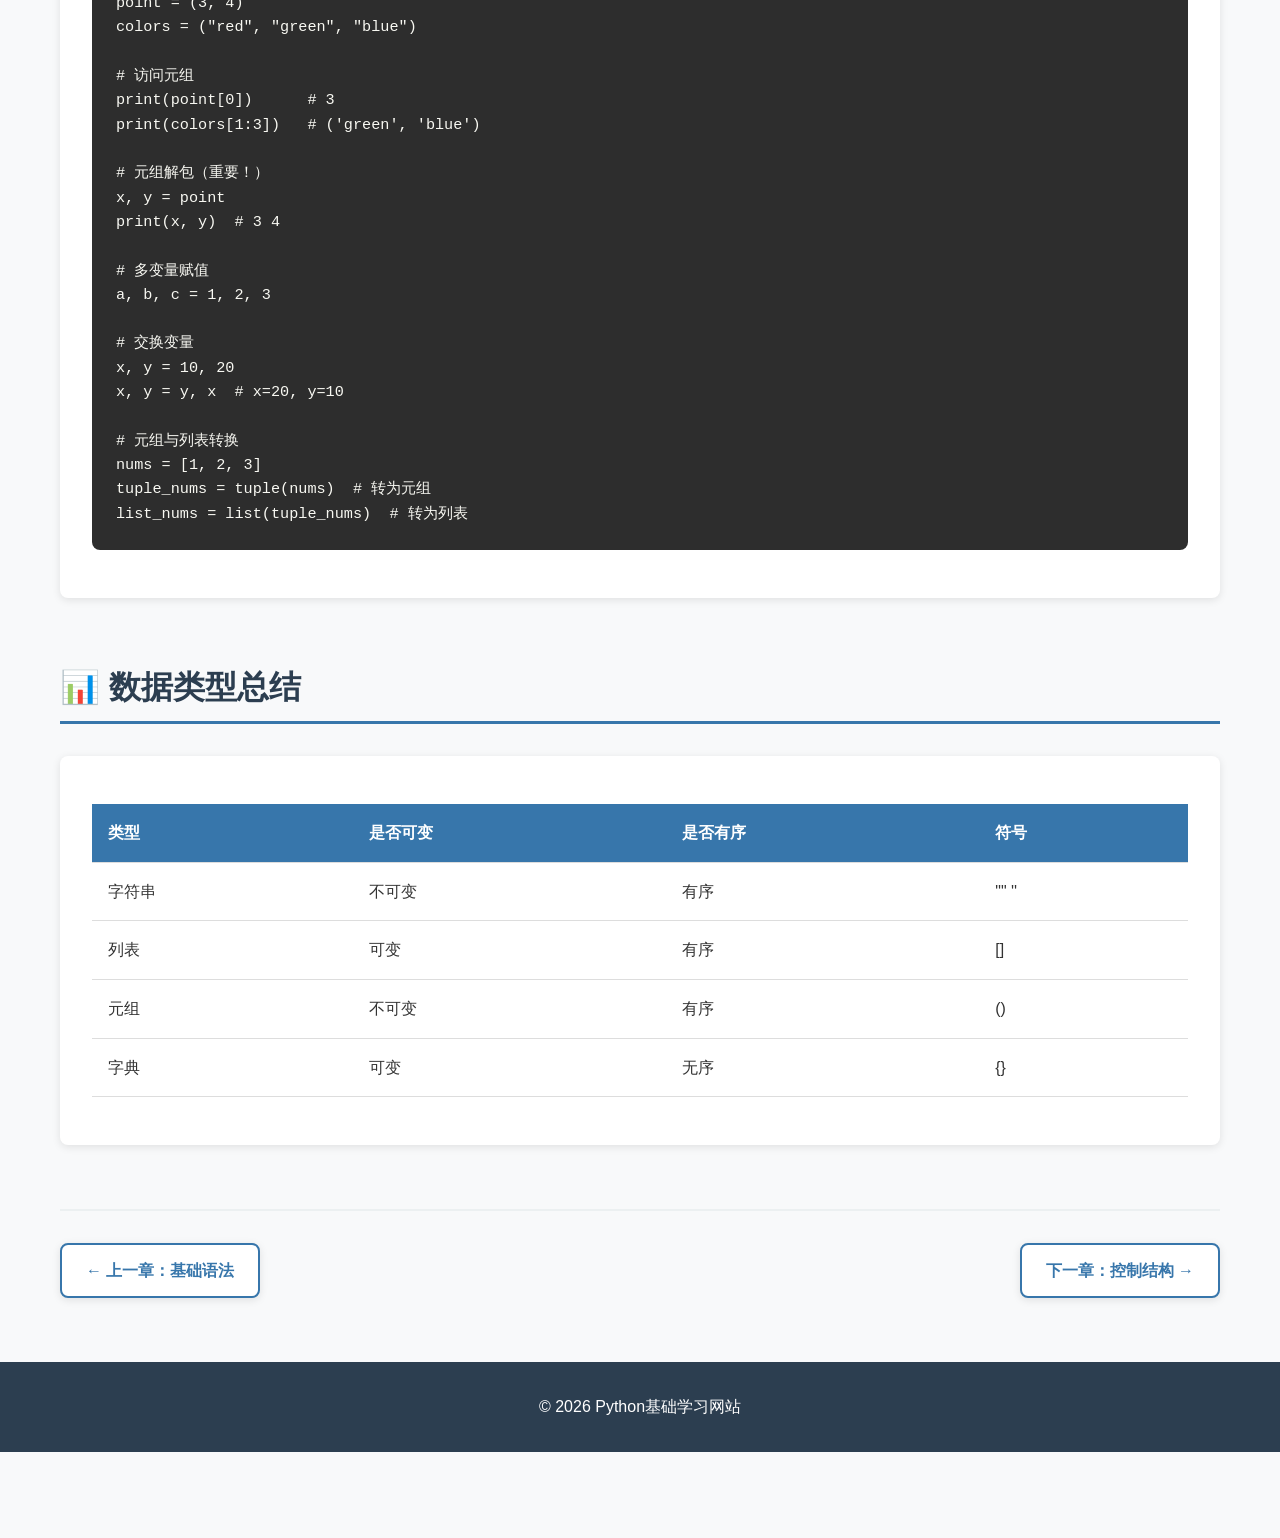
<file: data-types.html>
<!DOCTYPE html>
<html lang="zh-CN">
<head>
    <meta charset="UTF-8">
    <meta name="viewport" content="width=device-width, initial-scale=1.0">
    <title>数据类型 - Python基础学习网站</title>
    <link rel="stylesheet" href="styles.css">
</head>
<body>
    <nav class="navbar">
        <div class="container">
            <div class="logo">
                <img src="八中logo.png" alt="八中logo" class="logo-img">
            </div>
            <ul class="nav-links">
                <li><a href="index.html">首页</a></li>
                <li><a href="basics.html">基础语法</a></li>
                <li><a href="data-types.html" class="active">数据类型</a></li>
                <li><a href="control-flow.html">控制结构</a></li>
                <li><a href="functions.html">函数与模块</a></li>
                <li><a href="algorithms.html">常用算法</a></li>
                <li><a href="exercises.html">练习题目</a></li>
                <li><a href="requirements.html">学习大纲</a></li>
            </ul>
        </div>
    </nav>

    <header class="hero">
        <div class="container">
            <h1>数据类型</h1>
            <p class="subtitle">字符串、列表、字典、元组</p>
            <div class="hero-buttons">
                <a href="basics.html" class="btn btn-secondary">← 上一章</a>
                <a href="control-flow.html" class="btn btn-primary">下一章：控制结构 →</a>
            </div>
        </div>
    </header>

    <main class="container">
        <section class="section">
            <h2 class="section-title">📝 字符串 (String)</h2>
            <div class="content-card">
                <p>字符串是不可变的字符序列，常用于文本处理。</p>
                <div class="code-block">
                    <pre><code># 字符串创建
str1 = "Hello"
str2 = 'World'

# 索引和切片
s = "Python"
print(s[0])        # P
print(s[-1])       # n
print(s[0:3])      # Pyt
print(s[::-1])     # nohtyP - 反转

# 常用方法
print(s.upper())           # PYTHON
print(s.lower())           # python
print(s.strip())           # 去除空格
print(s.split())           # 分割
print(s.replace("P", "J")) # Jython</code></pre>
                </div>
            </div>
        </section>

        <section class="section">
            <h2 class="section-title">📋 列表 (List)</h2>
            <div class="content-card">
                <p>列表是可变的有序序列，Python中最常用的数据结构。</p>
                <div class="code-block">
                    <pre><code># 列表创建
nums = [1, 2, 3, 4, 5]
fruits = ["apple", "banana", "orange"]

# 基本操作
print(nums[0])          # 1
print(nums[1:4])        # [2, 3, 4]
print(len(nums))        # 5

# 添加元素
nums.append(6)          # 末尾添加
nums.insert(0, 0)       # 插入

# 删除元素
nums.remove(3)          # 删除值
nums.pop()              # 删除最后一个
del nums[1]             # 删除索引

# 列表推导式
squared = [x**2 for x in [1, 2, 3, 4, 5]]
# 结果: [1, 4, 9, 16, 25]

# 排序
nums.sort()             # 原地排序
sorted_nums = sorted(nums)  # 返回新列表</code></pre>
                </div>
            </div>
        </section>

        <section class="section">
            <h2 class="section-title">📖 字典 (Dictionary)</h2>
            <div class="content-card">
                <p>字典是键值对的无序集合，常用于数据存储和查找。</p>
                <div class="code-block">
                    <pre><code># 字典创建
student = {"name": "张三", "age": 18, "grade": "高一"}

# 访问字典
print(student["name"])    # 张三
print(student.get("age")) # 18

# 添加和修改
student["school"] = "XX中学"  # 添加
student["age"] = 19          # 修改

# 删除
del student["grade"]         # 删除键值对

# 遍历字典
for key, value in student.items():
    print(f"{key}: {value}")

# 字典方法
print(student.keys())        # 所有键
print(student.values())      # 所有值</code></pre>
                </div>
            </div>
        </section>

        <section class="section">
            <h2 class="section-title">🔢 元组 (Tuple)</h2>
            <div class="content-card">
                <p>元组是不可变的有序序列，常用于保护数据不被修改。</p>
                <div class="code-block">
                    <pre><code># 元组创建
point = (3, 4)
colors = ("red", "green", "blue")

# 访问元组
print(point[0])      # 3
print(colors[1:3])   # ('green', 'blue')

# 元组解包（重要！）
x, y = point
print(x, y)  # 3 4

# 多变量赋值
a, b, c = 1, 2, 3

# 交换变量
x, y = 10, 20
x, y = y, x  # x=20, y=10

# 元组与列表转换
nums = [1, 2, 3]
tuple_nums = tuple(nums)  # 转为元组
list_nums = list(tuple_nums)  # 转为列表</code></pre>
                </div>
            </div>
        </section>

        <section class="section">
            <h2 class="section-title">📊 数据类型总结</h2>
            <div class="content-card">
                <table class="data-table">
                    <tr><th>类型</th><th>是否可变</th><th>是否有序</th><th>符号</th></tr>
                    <tr><td>字符串</td><td>不可变</td><td>有序</td><td>"" ''</td></tr>
                    <tr><td>列表</td><td>可变</td><td>有序</td><td>[]</td></tr>
                    <tr><td>元组</td><td>不可变</td><td>有序</td><td>()</td></tr>
                    <tr><td>字典</td><td>可变</td><td>无序</td><td>{}</td></tr>
                </table>
            </div>
        </section>

        <div class="navigation">
            <a href="basics.html" class="btn btn-secondary">← 上一章：基础语法</a>
            <a href="control-flow.html" class="btn btn-primary">下一章：控制结构 →</a>
        </div>
    </main>

    <footer class="footer">
        <div class="container">
            <p>&copy; 2026 Python基础学习网站</p>
        </div>
    </footer>

    <script src="script.js"></script>
</body>
</html>
</file>
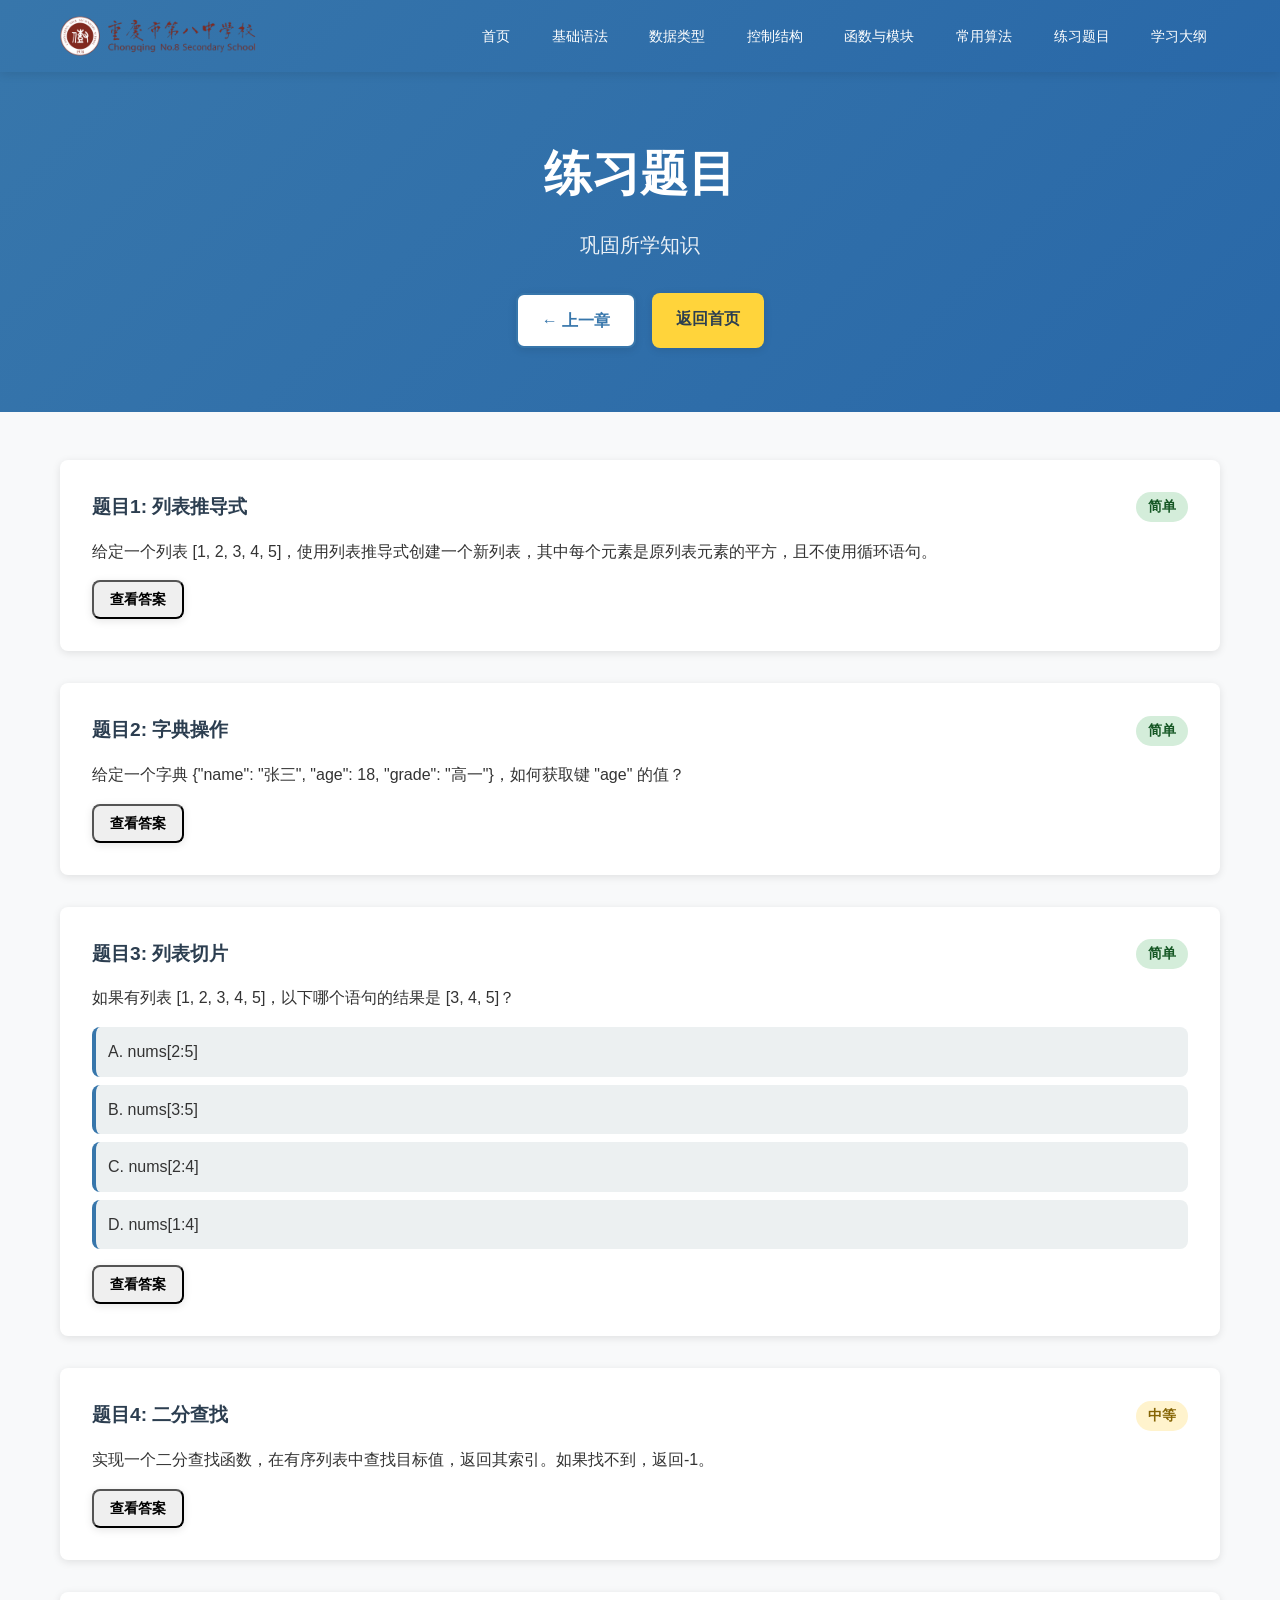
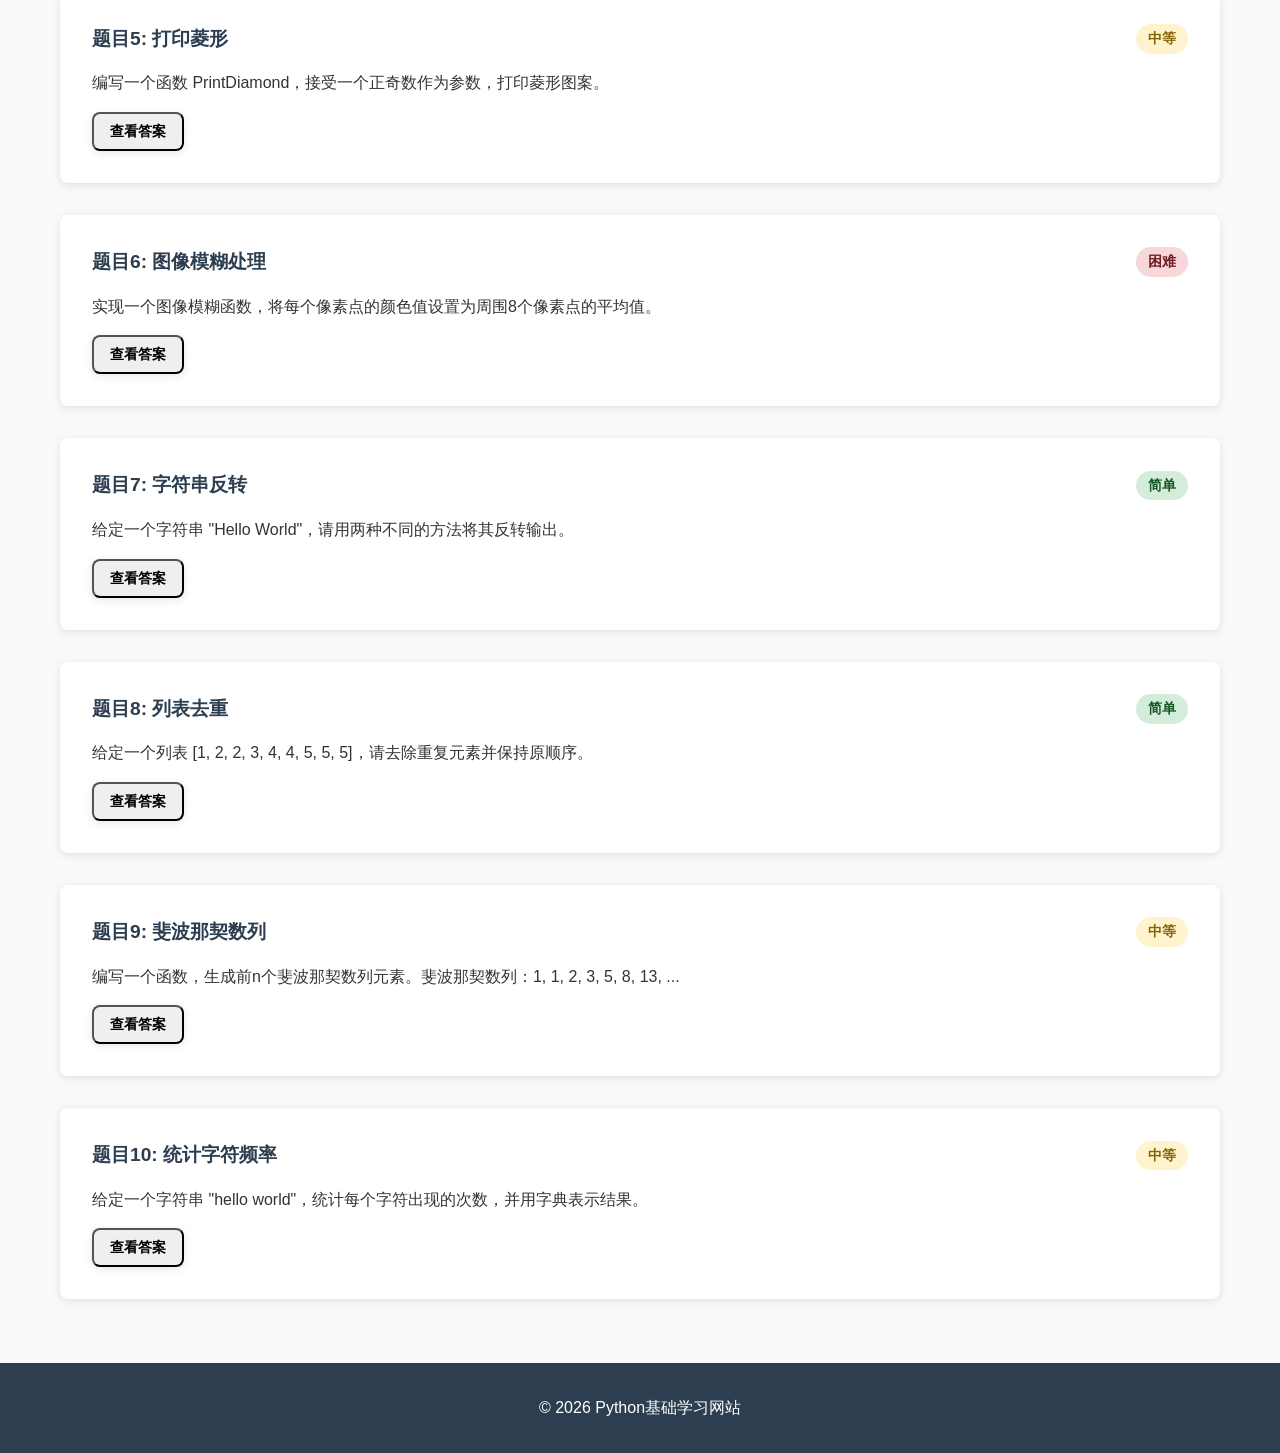
<file: exercises.html>
<!DOCTYPE html>
<html lang="zh-CN">
<head>
    <meta charset="UTF-8">
    <meta name="viewport" content="width=device-width, initial-scale=1.0">
    <title>练习题目 - Python基础学习网站</title>
    <link rel="stylesheet" href="styles.css">
</head>
<body>
    <nav class="navbar">
        <div class="container">
            <div class="logo">
                <img src="八中logo.png" alt="八中logo" class="logo-img">
            </div>
            <ul class="nav-links">
                <li><a href="index.html">首页</a></li>
                <li><a href="basics.html">基础语法</a></li>
                <li><a href="data-types.html">数据类型</a></li>
                <li><a href="control-flow.html">控制结构</a></li>
                <li><a href="functions.html">函数与模块</a></li>
                <li><a href="algorithms.html">常用算法</a></li>
                <li><a href="exercises.html" class="active">练习题目</a></li>
                <li><a href="requirements.html">学习大纲</a></li>
            </ul>
        </div>
    </nav>

    <header class="hero">
        <div class="container">
            <h1>练习题目</h1>
            <p class="subtitle">巩固所学知识</p>
            <div class="hero-buttons">
                <a href="algorithms.html" class="btn btn-secondary">← 上一章</a>
                <a href="index.html" class="btn btn-primary">返回首页</a>
            </div>
        </div>
    </header>

    <main class="container">
        <div class="exercises-container">
            <div class="exercise-card">
                <div class="exercise-header">
                    <h3>题目1: 列表推导式</h3>
                    <span class="difficulty easy">简单</span>
                </div>
                <p>给定一个列表 [1, 2, 3, 4, 5]，使用列表推导式创建一个新列表，其中每个元素是原列表元素的平方，且不使用循环语句。</p>
                <div class="answer-toggle">
                    <button class="btn btn-small" onclick="toggleAnswer(this)">查看答案</button>
                    <div class="answer-content">
                        <pre><code>squared = [x**2 for x in [1, 2, 3, 4, 5]]
# 结果: [1, 4, 9, 16, 25]</code></pre>
                    </div>
                </div>
            </div>

            <div class="exercise-card">
                <div class="exercise-header">
                    <h3>题目2: 字典操作</h3>
                    <span class="difficulty easy">简单</span>
                </div>
                <p>给定一个字典 {"name": "张三", "age": 18, "grade": "高一"}，如何获取键 "age" 的值？</p>
                <div class="answer-toggle">
                    <button class="btn btn-small" onclick="toggleAnswer(this)">查看答案</button>
                    <div class="answer-content">
                        <pre><code>student = {"name": "张三", "age": 18, "grade": "高一"}
# 方法1
print(student["age"])
# 方法2
print(student.get("age"))</code></pre>
                    </div>
                </div>
            </div>

            <div class="exercise-card">
                <div class="exercise-header">
                    <h3>题目3: 列表切片</h3>
                    <span class="difficulty easy">简单</span>
                </div>
                <p>如果有列表 [1, 2, 3, 4, 5]，以下哪个语句的结果是 [3, 4, 5]？</p>
                <div class="options">
                    <div class="option">A. nums[2:5]</div>
                    <div class="option">B. nums[3:5]</div>
                    <div class="option">C. nums[2:4]</div>
                    <div class="option">D. nums[1:4]</div>
                </div>
                <div class="answer-toggle">
                    <button class="btn btn-small" onclick="toggleAnswer(this)">查看答案</button>
                    <div class="answer-content">
                        <p><strong>答案: A</strong></p>
                        <pre><code>nums = [1, 2, 3, 4, 5]
print(nums[2:5])  # [3, 4, 5]</code></pre>
                    </div>
                </div>
            </div>

            <div class="exercise-card">
                <div class="exercise-header">
                    <h3>题目4: 二分查找</h3>
                    <span class="difficulty medium">中等</span>
                </div>
                <p>实现一个二分查找函数，在有序列表中查找目标值，返回其索引。如果找不到，返回-1。</p>
                <div class="answer-toggle">
                    <button class="btn btn-small" onclick="toggleAnswer(this)">查看答案</button>
                    <div class="answer-content">
                        <pre><code>def binary_search(arr, target):
    left, right = 0, len(arr) - 1
    
    while left <= right:
        mid = (left + right) // 2
        
        if arr[mid] == target:
            return mid
        elif arr[mid] > target:
            right = mid - 1
        else:
            left = mid + 1
    
    return -1

nums = [1, 3, 5, 7, 9, 11, 13]
print(binary_search(nums, 7))   # 3
print(binary_search(nums, 4))   # -1</code></pre>
                    </div>
                </div>
            </div>

            <div class="exercise-card">
                <div class="exercise-header">
                    <h3>题目5: 打印菱形</h3>
                    <span class="difficulty medium">中等</span>
                </div>
                <p>编写一个函数 PrintDiamond，接受一个正奇数作为参数，打印菱形图案。</p>
                <div class="answer-toggle">
                    <button class="btn btn-small" onclick="toggleAnswer(this)">查看答案</button>
                    <div class="answer-content">
                        <pre><code>def PrintDiamond(n):
    # 上半部分
    for i in range(1, n + 1, 2):
        spaces = (n - i) // 2
        print(" " * spaces + "*" * i)
    
    # 下半部分
    for i in range(n - 2, 0, -2):
        spaces = (n - i) // 2
        print(" " * spaces + "*" * i)

PrintDiamond(11)</code></pre>
                    </div>
                </div>
            </div>

            <div class="exercise-card">
                <div class="exercise-header">
                    <h3>题目6: 图像模糊处理</h3>
                    <span class="difficulty hard">困难</span>
                </div>
                <p>实现一个图像模糊函数，将每个像素点的颜色值设置为周围8个像素点的平均值。</p>
                <div class="answer-toggle">
                    <button class="btn btn-small" onclick="toggleAnswer(this)">查看答案</button>
                    <div class="answer-content">
                        <pre><code>def blur_image(image):
    height = len(image)
    width = len(image[0])
    result = [[image[i][j] for j in range(width)] 
               for i in range(height)]
    
    for i in range(1, height - 1):
        for j in range(1, width - 1):
            total = 0
            count = 0
            for di in [-1, 0, 1]:
                for dj in [-1, 0, 1]:
                    total += image[i + di][j + dj]
                    count += 1
            result[i][j] = total // count
    
    return result</code></pre>
                    </div>
                </div>
            </div>

            <div class="exercise-card">
                <div class="exercise-header">
                    <h3>题目7: 字符串反转</h3>
                    <span class="difficulty easy">简单</span>
                </div>
                <p>给定一个字符串 "Hello World"，请用两种不同的方法将其反转输出。</p>
                <div class="answer-toggle">
                    <button class="btn btn-small" onclick="toggleAnswer(this)">查看答案</button>
                    <div class="answer-content">
                        <pre><code>s = "Hello World"

# 方法1: 使用切片
reversed1 = s[::-1]
print(reversed1)  # dlroW olleH

# 方法2: 使用reversed()函数
reversed2 = ''.join(reversed(s))
print(reversed2)  # dlroW olleH</code></pre>
                    </div>
                </div>
            </div>

            <div class="exercise-card">
                <div class="exercise-header">
                    <h3>题目8: 列表去重</h3>
                    <span class="difficulty easy">简单</span>
                </div>
                <p>给定一个列表 [1, 2, 2, 3, 4, 4, 5, 5, 5]，请去除重复元素并保持原顺序。</p>
                <div class="answer-toggle">
                    <button class="btn btn-small" onclick="toggleAnswer(this)">查看答案</button>
                    <div class="answer-content">
                        <pre><code>nums = [1, 2, 2, 3, 4, 4, 5, 5, 5]

# 方法1: 使用列表推导式
unique1 = []
[unique1.append(x) for x in nums if x not in unique1]
print(unique1)  # [1, 2, 3, 4, 5]

# 方法2: 使用dict.fromkeys()
unique2 = list(dict.fromkeys(nums))
print(unique2)  # [1, 2, 3, 4, 5]</code></pre>
                    </div>
                </div>
            </div>

            <div class="exercise-card">
                <div class="exercise-header">
                    <h3>题目9: 斐波那契数列</h3>
                    <span class="difficulty medium">中等</span>
                </div>
                <p>编写一个函数，生成前n个斐波那契数列元素。斐波那契数列：1, 1, 2, 3, 5, 8, 13, ...</p>
                <div class="answer-toggle">
                    <button class="btn btn-small" onclick="toggleAnswer(this)">查看答案</button>
                    <div class="answer-content">
                        <pre><code>def fibonacci(n):
    if n <= 0:
        return []
    elif n == 1:
        return [1]
    elif n == 2:
        return [1, 1]
    
    fib = [1, 1]
    for i in range(2, n):
        fib.append(fib[i-1] + fib[i-2])
    return fib

print(fibonacci(10))  # [1, 1, 2, 3, 5, 8, 13, 21, 34, 55]</code></pre>
                    </div>
                </div>
            </div>

            <div class="exercise-card">
                <div class="exercise-header">
                    <h3>题目10: 统计字符频率</h3>
                    <span class="difficulty medium">中等</span>
                </div>
                <p>给定一个字符串 "hello world"，统计每个字符出现的次数，并用字典表示结果。</p>
                <div class="answer-toggle">
                    <button class="btn btn-small" onclick="toggleAnswer(this)">查看答案</button>
                    <div class="answer-content">
                        <pre><code>s = "hello world"

# 方法1: 使用循环
char_count = {}
for char in s:
    if char in char_count:
        char_count[char] += 1
    else:
        char_count[char] = 1
print(char_count)

# 方法2: 使用get()方法
char_count2 = {}
for char in s:
    char_count2[char] = char_count2.get(char, 0) + 1
print(char_count2)
# {'h': 1, 'e': 1, 'l': 3, 'o': 2, ' ': 1, 'w': 1, 'r': 1, 'd': 1}</code></pre>
                    </div>
                </div>
            </div>
        </div>
    </main>

    <footer class="footer">
        <div class="container">
            <p>&copy; 2026 Python基础学习网站</p>
        </div>
    </footer>

    <script src="script.js"></script>
</body>
</html>
</file>
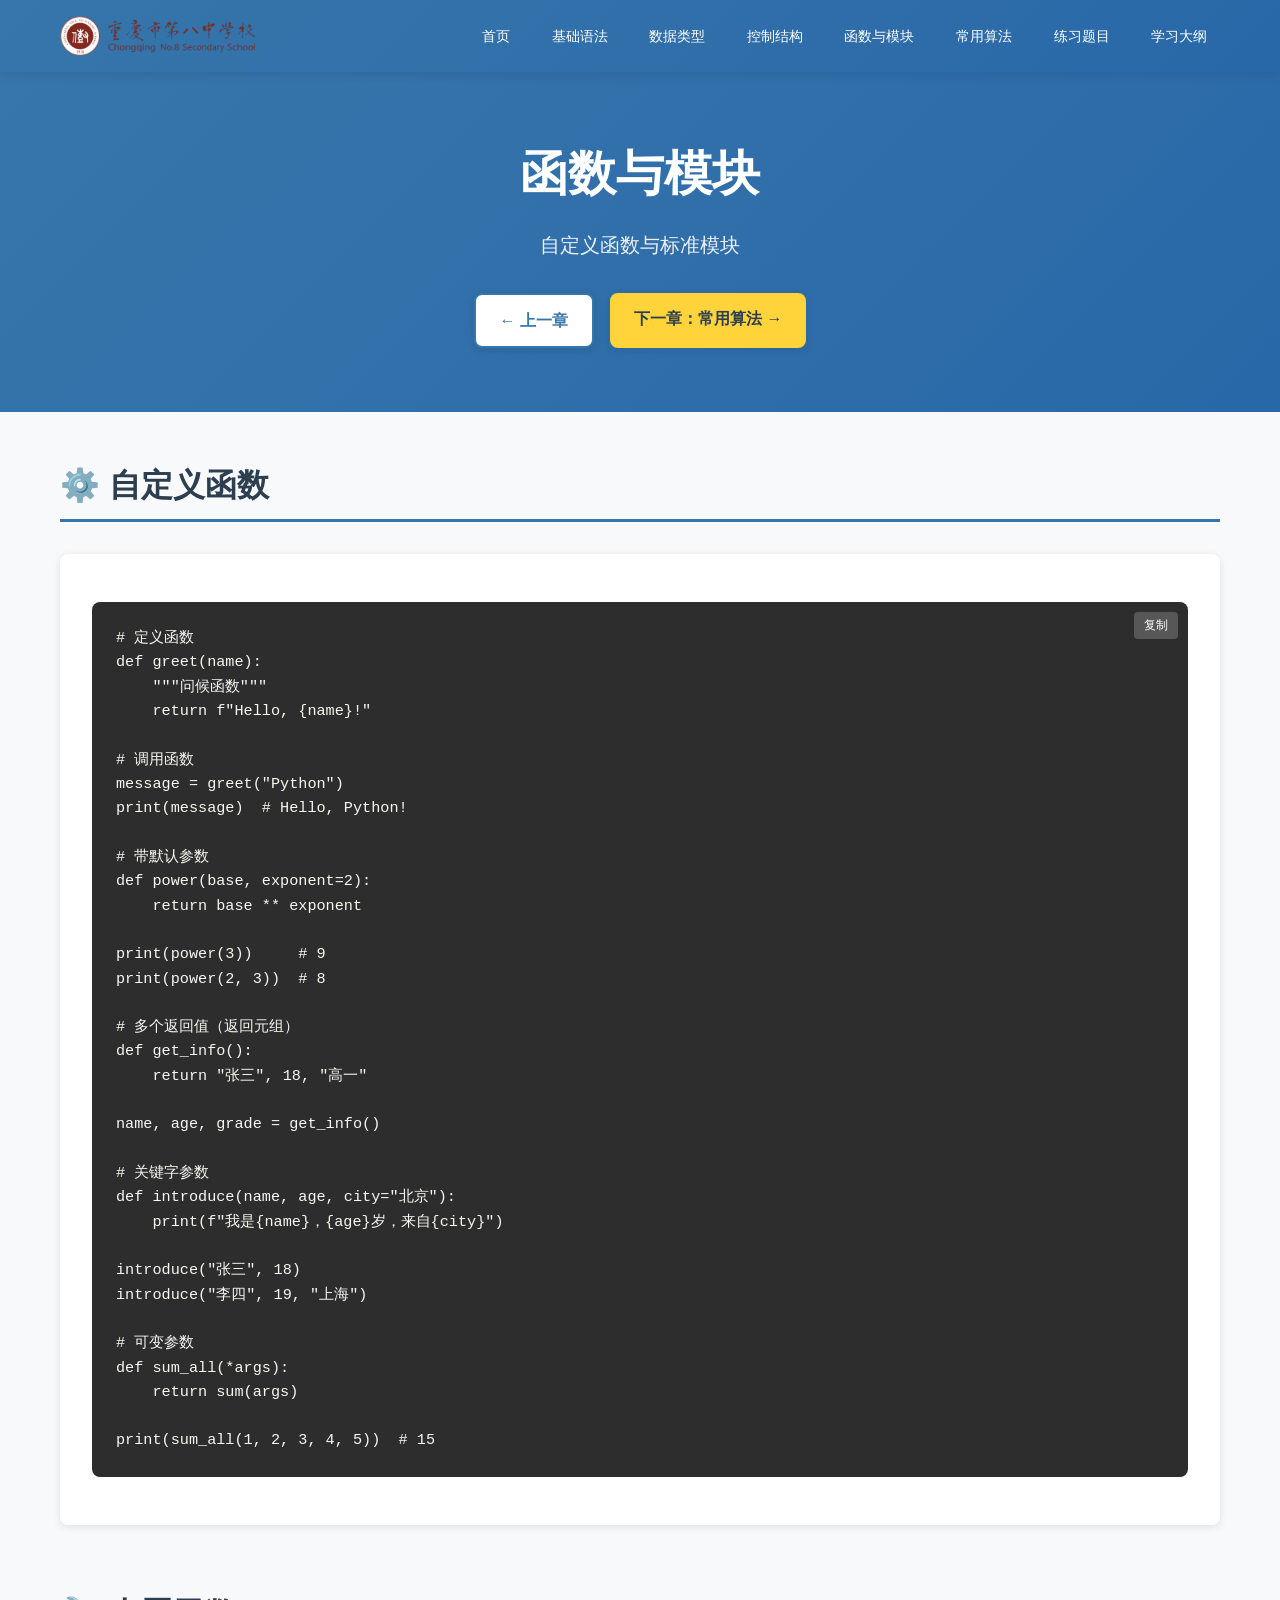
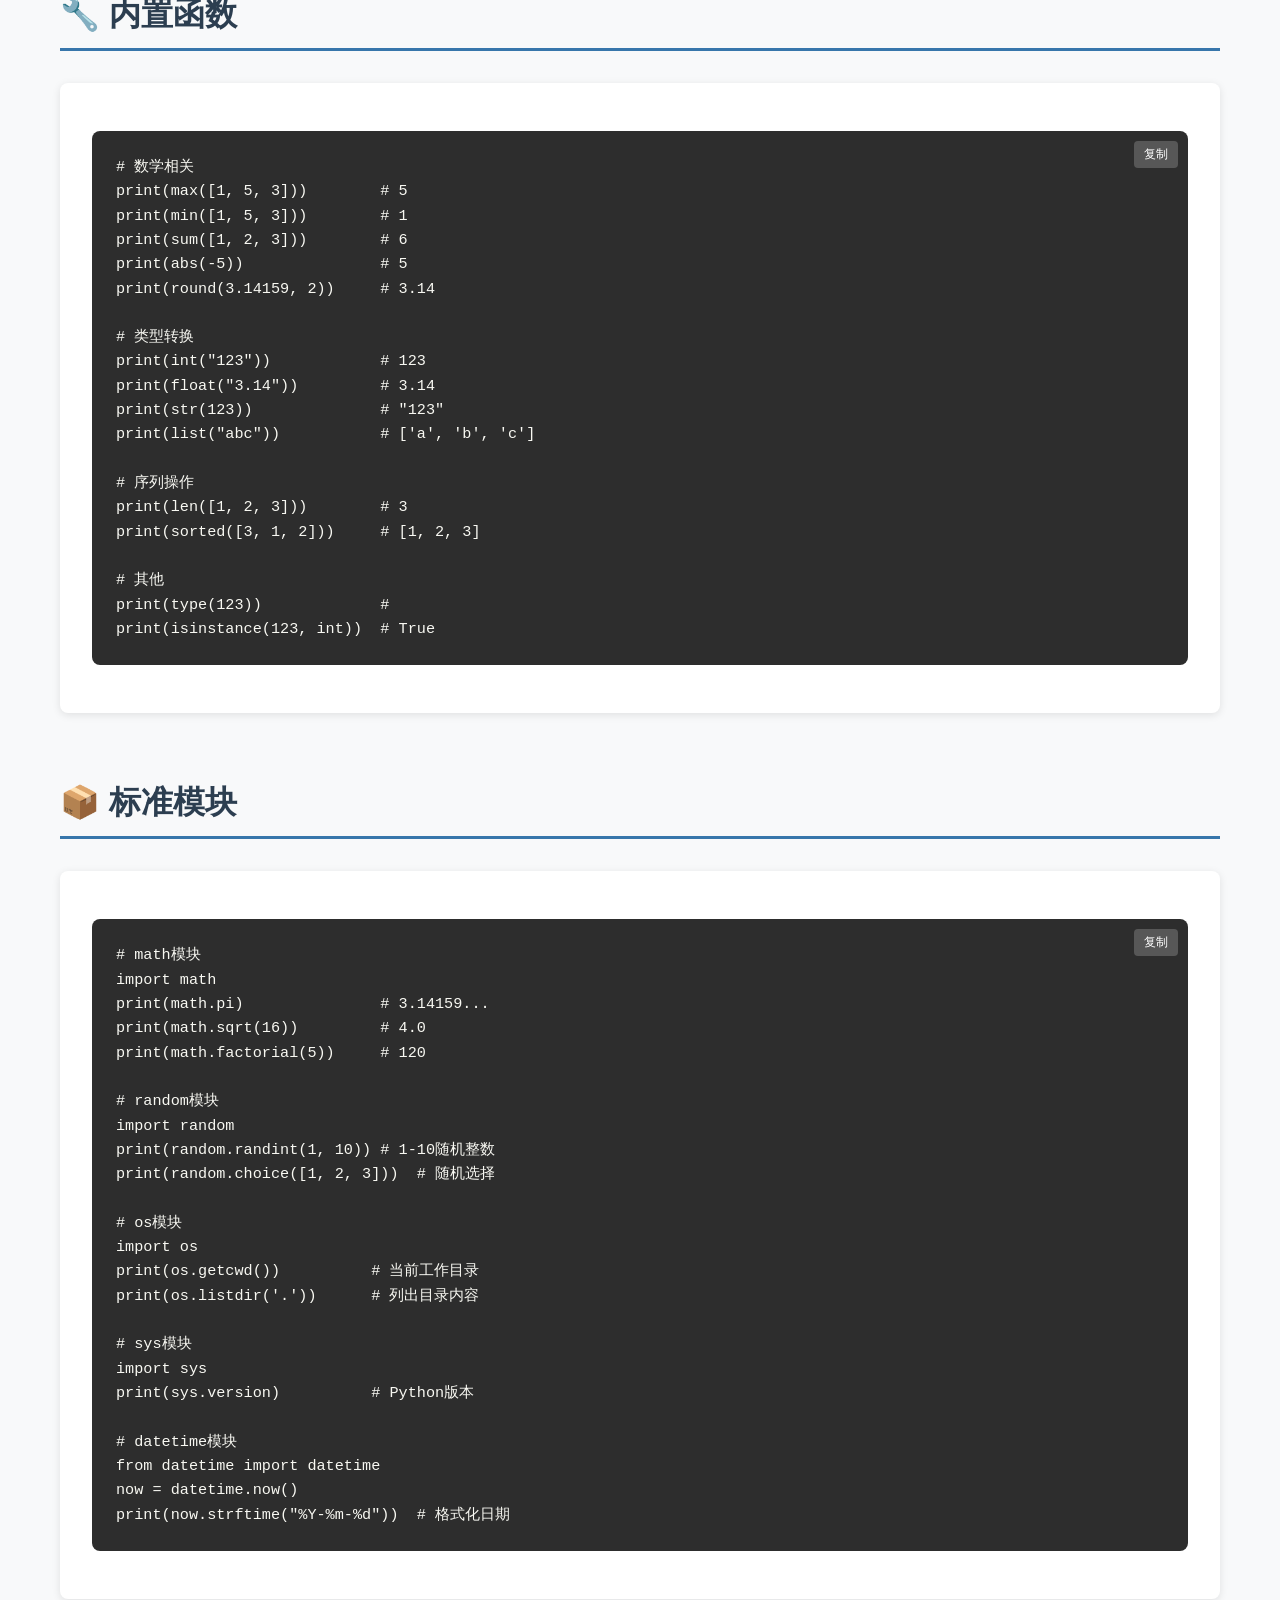
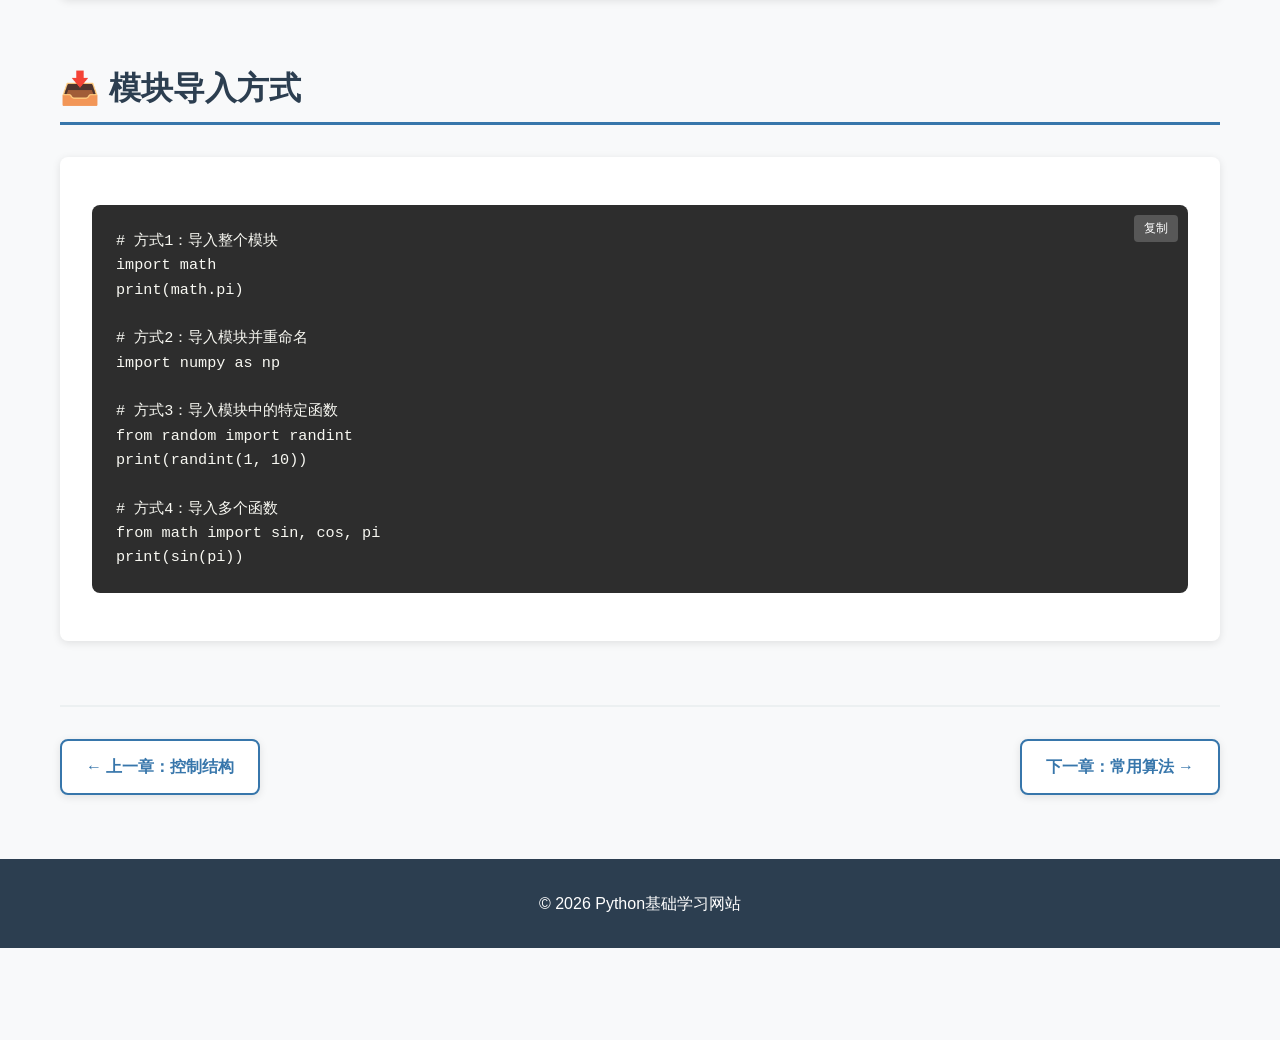
<file: functions.html>
<!DOCTYPE html>
<html lang="zh-CN">
<head>
    <meta charset="UTF-8">
    <meta name="viewport" content="width=device-width, initial-scale=1.0">
    <title>函数与模块 - Python基础学习网站</title>
    <link rel="stylesheet" href="styles.css">
</head>
<body>
    <nav class="navbar">
        <div class="container">
            <div class="logo">
                <img src="八中logo.png" alt="八中logo" class="logo-img">
            </div>
            <ul class="nav-links">
                <li><a href="index.html">首页</a></li>
                <li><a href="basics.html">基础语法</a></li>
                <li><a href="data-types.html">数据类型</a></li>
                <li><a href="control-flow.html">控制结构</a></li>
                <li><a href="functions.html" class="active">函数与模块</a></li>
                <li><a href="algorithms.html">常用算法</a></li>
                <li><a href="exercises.html">练习题目</a></li>
                <li><a href="requirements.html">学习大纲</a></li>
            </ul>
        </div>
    </nav>

    <header class="hero">
        <div class="container">
            <h1>函数与模块</h1>
            <p class="subtitle">自定义函数与标准模块</p>
            <div class="hero-buttons">
                <a href="control-flow.html" class="btn btn-secondary">← 上一章</a>
                <a href="algorithms.html" class="btn btn-primary">下一章：常用算法 →</a>
            </div>
        </div>
    </header>

    <main class="container">
        <section class="section">
            <h2 class="section-title">⚙️ 自定义函数</h2>
            <div class="content-card">
                <div class="code-block">
                    <pre><code># 定义函数
def greet(name):
    """问候函数"""
    return f"Hello, {name}!"

# 调用函数
message = greet("Python")
print(message)  # Hello, Python!

# 带默认参数
def power(base, exponent=2):
    return base ** exponent

print(power(3))     # 9
print(power(2, 3))  # 8

# 多个返回值（返回元组）
def get_info():
    return "张三", 18, "高一"

name, age, grade = get_info()

# 关键字参数
def introduce(name, age, city="北京"):
    print(f"我是{name}，{age}岁，来自{city}")

introduce("张三", 18)
introduce("李四", 19, "上海")

# 可变参数
def sum_all(*args):
    return sum(args)

print(sum_all(1, 2, 3, 4, 5))  # 15</code></pre>
                </div>
            </div>
        </section>

        <section class="section">
            <h2 class="section-title">🔧 内置函数</h2>
            <div class="content-card">
                <div class="code-block">
                    <pre><code># 数学相关
print(max([1, 5, 3]))        # 5
print(min([1, 5, 3]))        # 1
print(sum([1, 2, 3]))        # 6
print(abs(-5))               # 5
print(round(3.14159, 2))     # 3.14

# 类型转换
print(int("123"))            # 123
print(float("3.14"))         # 3.14
print(str(123))              # "123"
print(list("abc"))           # ['a', 'b', 'c']

# 序列操作
print(len([1, 2, 3]))        # 3
print(sorted([3, 1, 2]))     # [1, 2, 3]

# 其他
print(type(123))             # <class 'int'>
print(isinstance(123, int))  # True</code></pre>
                </div>
            </div>
        </section>

        <section class="section">
            <h2 class="section-title">📦 标准模块</h2>
            <div class="content-card">
                <div class="code-block">
                    <pre><code># math模块
import math
print(math.pi)               # 3.14159...
print(math.sqrt(16))         # 4.0
print(math.factorial(5))     # 120

# random模块
import random
print(random.randint(1, 10)) # 1-10随机整数
print(random.choice([1, 2, 3]))  # 随机选择

# os模块
import os
print(os.getcwd())          # 当前工作目录
print(os.listdir('.'))      # 列出目录内容

# sys模块
import sys
print(sys.version)          # Python版本

# datetime模块
from datetime import datetime
now = datetime.now()
print(now.strftime("%Y-%m-%d"))  # 格式化日期</code></pre>
                </div>
            </div>
        </section>

        <section class="section">
            <h2 class="section-title">📥 模块导入方式</h2>
            <div class="content-card">
                <div class="code-block">
                    <pre><code># 方式1：导入整个模块
import math
print(math.pi)

# 方式2：导入模块并重命名
import numpy as np

# 方式3：导入模块中的特定函数
from random import randint
print(randint(1, 10))

# 方式4：导入多个函数
from math import sin, cos, pi
print(sin(pi))</code></pre>
                </div>
            </div>
        </section>

        <div class="navigation">
            <a href="control-flow.html" class="btn btn-secondary">← 上一章：控制结构</a>
            <a href="algorithms.html" class="btn btn-primary">下一章：常用算法 →</a>
        </div>
    </main>

    <footer class="footer">
        <div class="container">
            <p>&copy; 2026 Python基础学习网站</p>
        </div>
    </footer>

    <script src="script.js"></script>
</body>
</html>
</file>
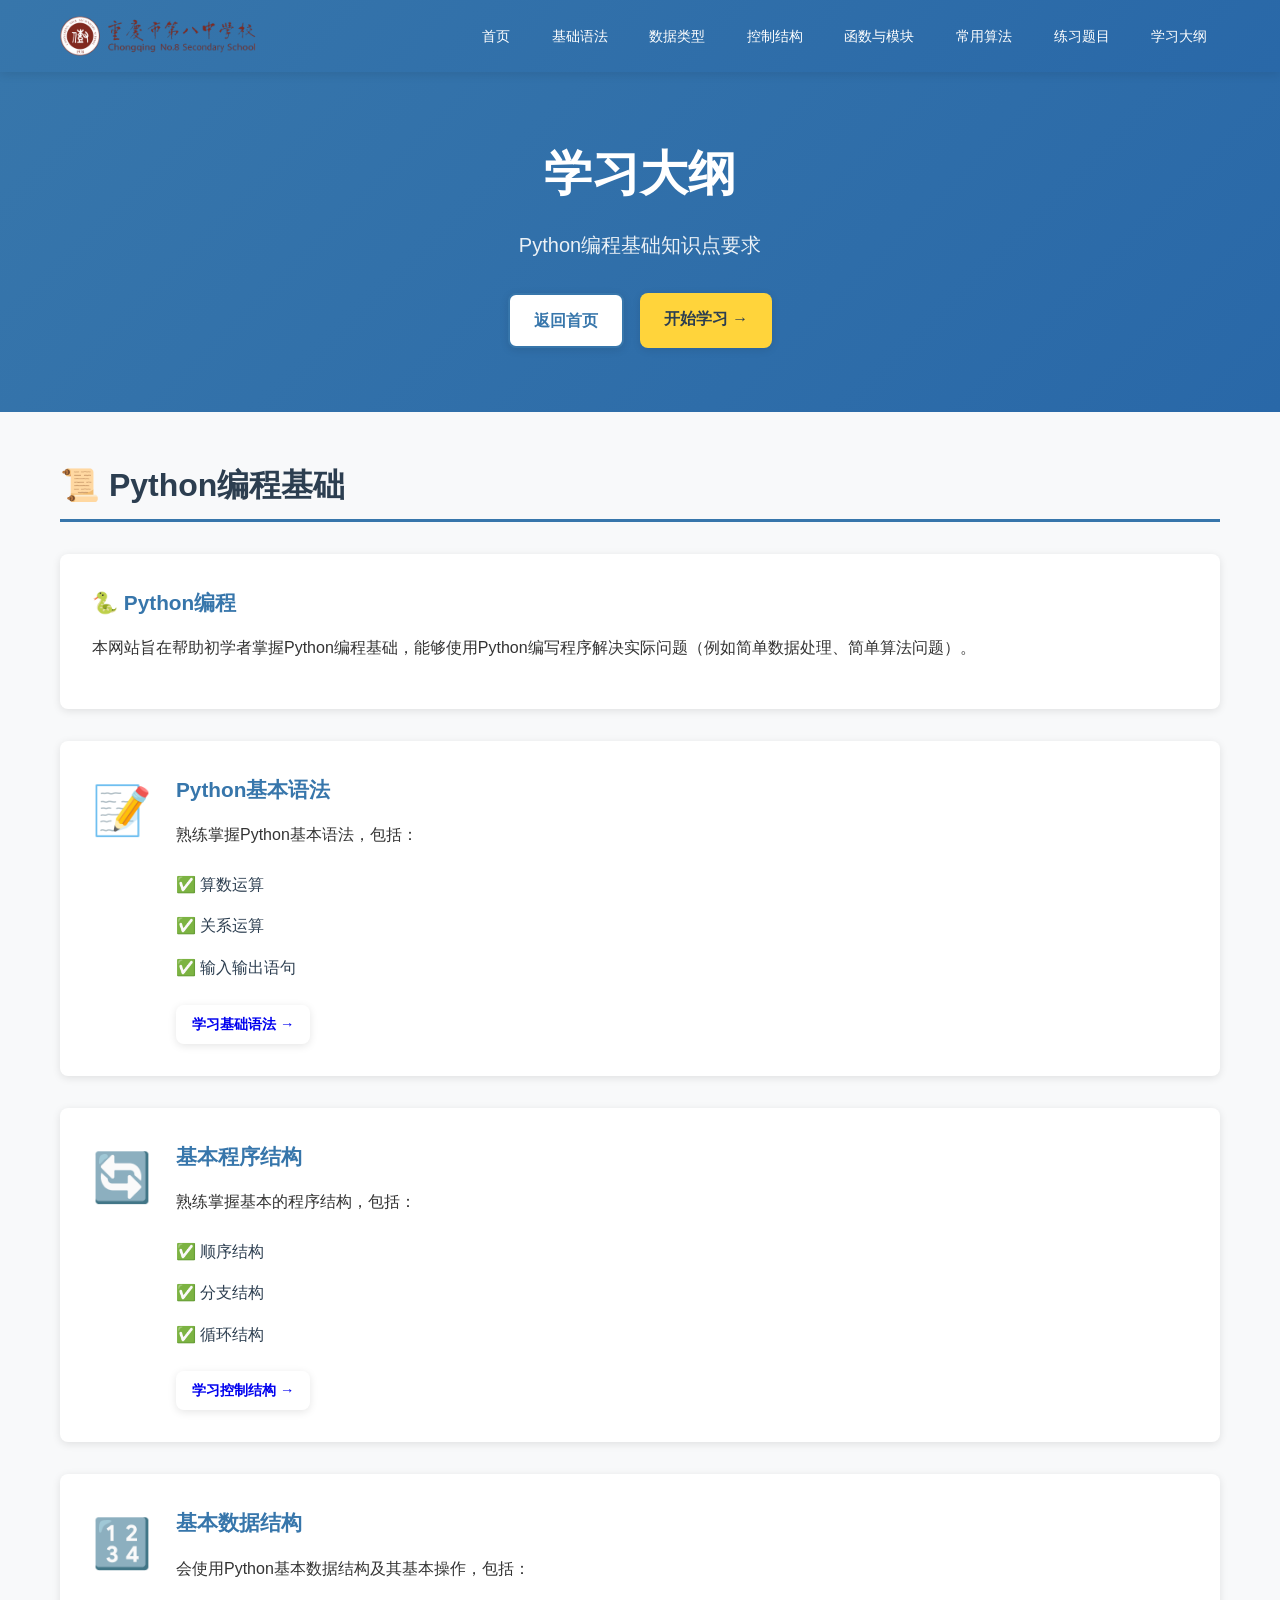
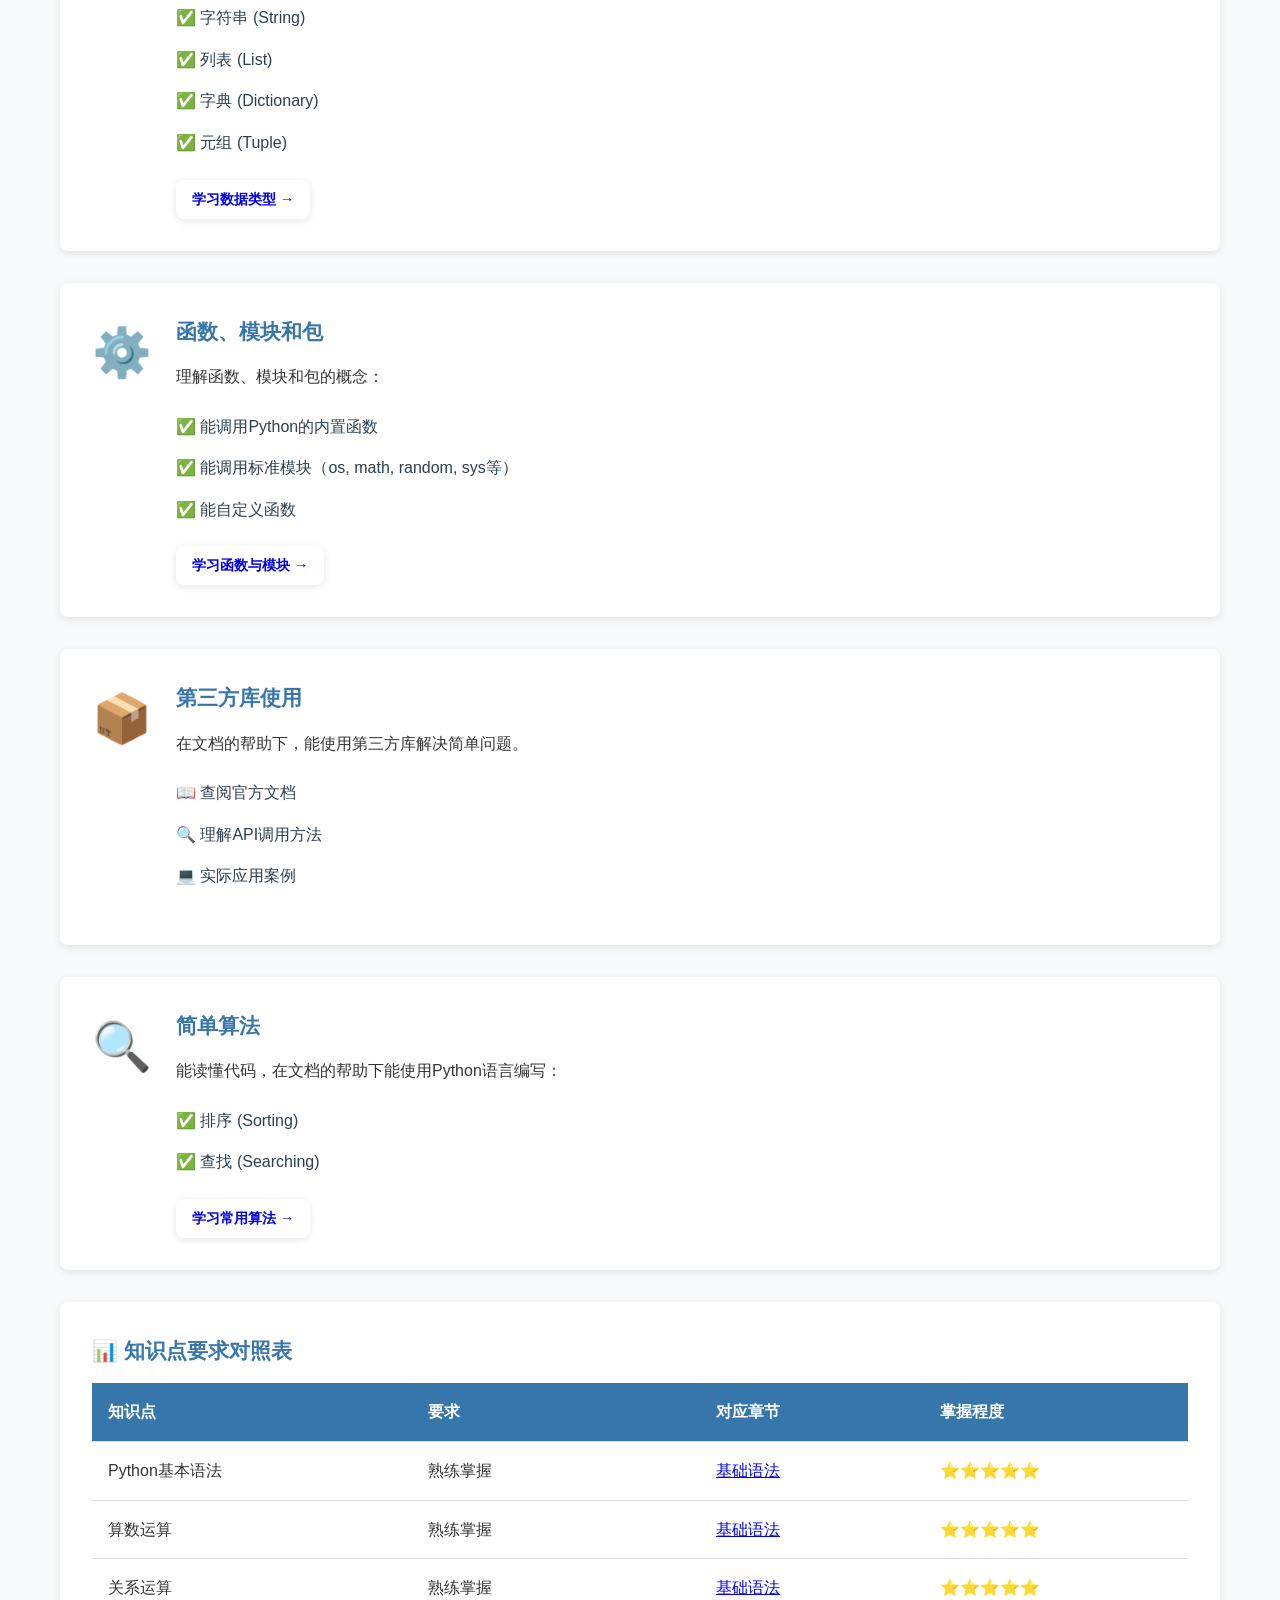
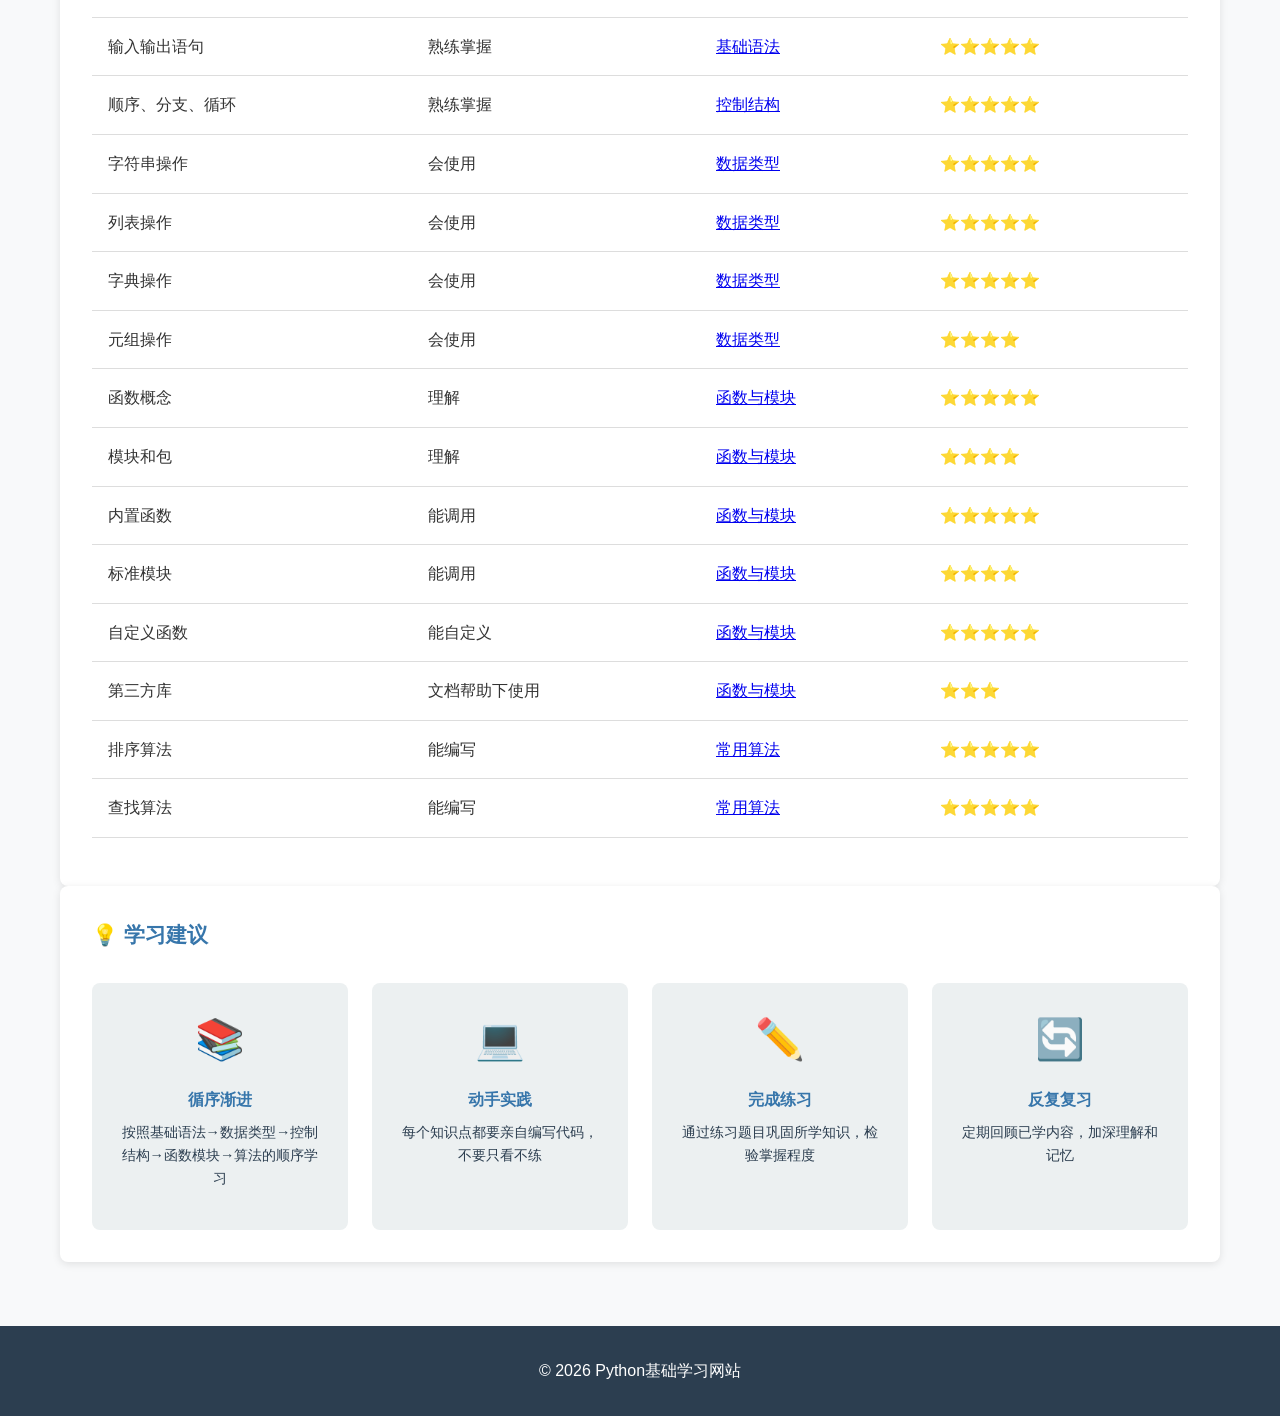
<file: requirements.html>
<!DOCTYPE html>
<html lang="zh-CN">
<head>
    <meta charset="UTF-8">
    <meta name="viewport" content="width=device-width, initial-scale=1.0">
    <title>学习大纲 - Python基础学习网站</title>
    <link rel="stylesheet" href="styles.css">
</head>
<body>
    <nav class="navbar">
        <div class="container">
            <div class="logo">
                <img src="八中logo.png" alt="八中logo" class="logo-img">
            </div>
            <ul class="nav-links">
                <li><a href="index.html">首页</a></li>
                <li><a href="basics.html">基础语法</a></li>
                <li><a href="data-types.html">数据类型</a></li>
                <li><a href="control-flow.html">控制结构</a></li>
                <li><a href="functions.html">函数与模块</a></li>
                <li><a href="algorithms.html">常用算法</a></li>
                <li><a href="exercises.html">练习题目</a></li>
                <li><a href="requirements.html" class="active">学习大纲</a></li>
            </ul>
        </div>
    </nav>

    <header class="hero">
        <div class="container">
            <h1>学习大纲</h1>
            <p class="subtitle">Python编程基础知识点要求</p>
            <div class="hero-buttons">
                <a href="index.html" class="btn btn-secondary">返回首页</a>
                <a href="basics.html" class="btn btn-primary">开始学习 →</a>
            </div>
        </div>
    </header>

    <main class="container">
        <section class="section">
            <h2 class="section-title">📜 Python编程基础</h2>
            
            <div class="content-card">
                <h3>🐍 Python编程</h3>
                <p>本网站旨在帮助初学者掌握Python编程基础，能够使用Python编写程序解决实际问题（例如简单数据处理、简单算法问题）。</p>
            </div>

            <div class="requirements-list">
                <div class="requirement-item">
                    <div class="requirement-icon">📝</div>
                    <div class="requirement-content">
                        <h3>Python基本语法</h3>
                        <p>熟练掌握Python基本语法，包括：</p>
                        <ul>
                            <li>✅ 算数运算</li>
                            <li>✅ 关系运算</li>
                            <li>✅ 输入输出语句</li>
                        </ul>
                        <a href="basics.html" class="btn btn-small">学习基础语法 →</a>
                    </div>
                </div>

                <div class="requirement-item">
                    <div class="requirement-icon">🔄</div>
                    <div class="requirement-content">
                        <h3>基本程序结构</h3>
                        <p>熟练掌握基本的程序结构，包括：</p>
                        <ul>
                            <li>✅ 顺序结构</li>
                            <li>✅ 分支结构</li>
                            <li>✅ 循环结构</li>
                        </ul>
                        <a href="control-flow.html" class="btn btn-small">学习控制结构 →</a>
                    </div>
                </div>

                <div class="requirement-item">
                    <div class="requirement-icon">🔢</div>
                    <div class="requirement-content">
                        <h3>基本数据结构</h3>
                        <p>会使用Python基本数据结构及其基本操作，包括：</p>
                        <ul>
                            <li>✅ 字符串 (String)</li>
                            <li>✅ 列表 (List)</li>
                            <li>✅ 字典 (Dictionary)</li>
                            <li>✅ 元组 (Tuple)</li>
                        </ul>
                        <a href="data-types.html" class="btn btn-small">学习数据类型 →</a>
                    </div>
                </div>

                <div class="requirement-item">
                    <div class="requirement-icon">⚙️</div>
                    <div class="requirement-content">
                        <h3>函数、模块和包</h3>
                        <p>理解函数、模块和包的概念：</p>
                        <ul>
                            <li>✅ 能调用Python的内置函数</li>
                            <li>✅ 能调用标准模块（os, math, random, sys等）</li>
                            <li>✅ 能自定义函数</li>
                        </ul>
                        <a href="functions.html" class="btn btn-small">学习函数与模块 →</a>
                    </div>
                </div>

                <div class="requirement-item">
                    <div class="requirement-icon">📦</div>
                    <div class="requirement-content">
                        <h3>第三方库使用</h3>
                        <p>在文档的帮助下，能使用第三方库解决简单问题。</p>
                        <ul>
                            <li>📖 查阅官方文档</li>
                            <li>🔍 理解API调用方法</li>
                            <li>💻 实际应用案例</li>
                        </ul>
                    </div>
                </div>

                <div class="requirement-item">
                    <div class="requirement-icon">🔍</div>
                    <div class="requirement-content">
                        <h3>简单算法</h3>
                        <p>能读懂代码，在文档的帮助下能使用Python语言编写：</p>
                        <ul>
                            <li>✅ 排序 (Sorting)</li>
                            <li>✅ 查找 (Searching)</li>
                        </ul>
                        <a href="algorithms.html" class="btn btn-small">学习常用算法 →</a>
                    </div>
                </div>
            </div>

            <div class="content-card">
                <h3>📊 知识点要求对照表</h3>
                <table class="data-table">
                    <tr>
                        <th>知识点</th>
                        <th>要求</th>
                        <th>对应章节</th>
                        <th>掌握程度</th>
                    </tr>
                    <tr>
                        <td>Python基本语法</td>
                        <td>熟练掌握</td>
                        <td><a href="basics.html">基础语法</a></td>
                        <td>⭐⭐⭐⭐⭐</td>
                    </tr>
                    <tr>
                        <td>算数运算</td>
                        <td>熟练掌握</td>
                        <td><a href="basics.html">基础语法</a></td>
                        <td>⭐⭐⭐⭐⭐</td>
                    </tr>
                    <tr>
                        <td>关系运算</td>
                        <td>熟练掌握</td>
                        <td><a href="basics.html">基础语法</a></td>
                        <td>⭐⭐⭐⭐⭐</td>
                    </tr>
                    <tr>
                        <td>输入输出语句</td>
                        <td>熟练掌握</td>
                        <td><a href="basics.html">基础语法</a></td>
                        <td>⭐⭐⭐⭐⭐</td>
                    </tr>
                    <tr>
                        <td>顺序、分支、循环</td>
                        <td>熟练掌握</td>
                        <td><a href="control-flow.html">控制结构</a></td>
                        <td>⭐⭐⭐⭐⭐</td>
                    </tr>
                    <tr>
                        <td>字符串操作</td>
                        <td>会使用</td>
                        <td><a href="data-types.html">数据类型</a></td>
                        <td>⭐⭐⭐⭐⭐</td>
                    </tr>
                    <tr>
                        <td>列表操作</td>
                        <td>会使用</td>
                        <td><a href="data-types.html">数据类型</a></td>
                        <td>⭐⭐⭐⭐⭐</td>
                    </tr>
                    <tr>
                        <td>字典操作</td>
                        <td>会使用</td>
                        <td><a href="data-types.html">数据类型</a></td>
                        <td>⭐⭐⭐⭐⭐</td>
                    </tr>
                    <tr>
                        <td>元组操作</td>
                        <td>会使用</td>
                        <td><a href="data-types.html">数据类型</a></td>
                        <td>⭐⭐⭐⭐</td>
                    </tr>
                    <tr>
                        <td>函数概念</td>
                        <td>理解</td>
                        <td><a href="functions.html">函数与模块</a></td>
                        <td>⭐⭐⭐⭐⭐</td>
                    </tr>
                    <tr>
                        <td>模块和包</td>
                        <td>理解</td>
                        <td><a href="functions.html">函数与模块</a></td>
                        <td>⭐⭐⭐⭐</td>
                    </tr>
                    <tr>
                        <td>内置函数</td>
                        <td>能调用</td>
                        <td><a href="functions.html">函数与模块</a></td>
                        <td>⭐⭐⭐⭐⭐</td>
                    </tr>
                    <tr>
                        <td>标准模块</td>
                        <td>能调用</td>
                        <td><a href="functions.html">函数与模块</a></td>
                        <td>⭐⭐⭐⭐</td>
                    </tr>
                    <tr>
                        <td>自定义函数</td>
                        <td>能自定义</td>
                        <td><a href="functions.html">函数与模块</a></td>
                        <td>⭐⭐⭐⭐⭐</td>
                    </tr>
                    <tr>
                        <td>第三方库</td>
                        <td>文档帮助下使用</td>
                        <td><a href="functions.html">函数与模块</a></td>
                        <td>⭐⭐⭐</td>
                    </tr>
                    <tr>
                        <td>排序算法</td>
                        <td>能编写</td>
                        <td><a href="algorithms.html">常用算法</a></td>
                        <td>⭐⭐⭐⭐⭐</td>
                    </tr>
                    <tr>
                        <td>查找算法</td>
                        <td>能编写</td>
                        <td><a href="algorithms.html">常用算法</a></td>
                        <td>⭐⭐⭐⭐⭐</td>
                    </tr>
                </table>
            </div>

            <div class="content-card">
                <h3>💡 学习建议</h3>
                <div class="tips-grid">
                    <div class="tip-card">
                        <div class="tip-icon">📚</div>
                        <h4>循序渐进</h4>
                        <p>按照基础语法→数据类型→控制结构→函数模块→算法的顺序学习</p>
                    </div>
                    <div class="tip-card">
                        <div class="tip-icon">💻</div>
                        <h4>动手实践</h4>
                        <p>每个知识点都要亲自编写代码，不要只看不练</p>
                    </div>
                    <div class="tip-card">
                        <div class="tip-icon">✏️</div>
                        <h4>完成练习</h4>
                        <p>通过练习题目巩固所学知识，检验掌握程度</p>
                    </div>
                    <div class="tip-card">
                        <div class="tip-icon">🔄</div>
                        <h4>反复复习</h4>
                        <p>定期回顾已学内容，加深理解和记忆</p>
                    </div>
                </div>
            </div>
        </section>
    </main>

    <footer class="footer">
        <div class="container">
            <p>&copy; 2026 Python基础学习网站</p>
        </div>
    </footer>

    <script src="script.js"></script>
</body>
</html>
</file>
<file: styles.css>
* {
    margin: 0;
    padding: 0;
    box-sizing: border-box;
}

:root {
    --primary-color: #3776ab;
    --secondary-color: #ffd43b;
    --dark-color: #2c3e50;
    --light-color: #ecf0f1;
    --success-color: #27ae60;
    --warning-color: #e67e22;
    --danger-color: #e74c3c;
    --text-color: #333;
    --bg-color: #f8f9fa;
    --card-bg: #ffffff;
    --border-radius: 8px;
    --shadow: 0 2px 8px rgba(0, 0, 0, 0.1);
    --transition: all 0.3s ease;
}

body {
    font-family: 'Segoe UI', Tahoma, Geneva, Verdana, sans-serif;
    line-height: 1.6;
    color: var(--text-color);
    background-color: var(--bg-color);
}

.container {
    max-width: 1200px;
    margin: 0 auto;
    padding: 0 20px;
}

/* 导航栏 */
.navbar {
    background: linear-gradient(135deg, var(--primary-color), #2968a8);
    color: white;
    padding: 1rem 0;
    position: sticky;
    top: 0;
    z-index: 1000;
    box-shadow: 0 2px 10px rgba(0, 0, 0, 0.1);
}

.navbar .container {
    display: flex;
    justify-content: space-between;
    align-items: center;
}

.logo {
    font-size: 1.5rem;
    font-weight: bold;
    display: flex;
    align-items: center;
    gap: 0.5rem;
}

.logo-img {
    height: 40px;
    width: auto;
    object-fit: contain;
}

.nav-links {
    list-style: none;
    display: flex;
    gap: 1rem;
    flex-wrap: wrap;
}

.nav-links a {
    color: white;
    text-decoration: none;
    padding: 0.4rem 0.8rem;
    border-radius: var(--border-radius);
    transition: var(--transition);
    font-size: 0.9rem;
    white-space: nowrap;
}

.nav-links a:hover,
.nav-links a.active {
    background-color: rgba(255, 255, 255, 0.2);
}

/* 英雄区域 */
.hero {
    background: linear-gradient(135deg, var(--primary-color), #2968a8);
    color: white;
    text-align: center;
    padding: 4rem 1rem;
    margin-bottom: 3rem;
}

.hero h1 {
    font-size: 3rem;
    margin-bottom: 1rem;
}

.hero .subtitle {
    font-size: 1.25rem;
    margin-bottom: 2rem;
    opacity: 0.9;
}

.hero-buttons {
    display: flex;
    justify-content: center;
    gap: 1rem;
}

/* 按钮 */
.btn {
    padding: 0.8rem 1.5rem;
    border-radius: var(--border-radius);
    cursor: pointer;
    transition: var(--transition);
    text-decoration: none;
    display: inline-block;
    font-weight: 600;
    box-shadow: 0 2px 8px rgba(0, 0, 0, 0.1);
}

.btn-primary {
    background-color: var(--secondary-color);
    color: var(--dark-color);
    font-weight: bold;
}

.btn-primary:hover {
    background-color: #ffc107;
    transform: translateY(-2px);
    box-shadow: 0 4px 12px rgba(0, 0, 0, 0.2);
}

.btn-secondary {
    background-color: white;
    color: var(--primary-color);
    border: 2px solid var(--primary-color);
}

.btn-secondary:hover {
    background-color: var(--primary-color);
    color: white;
}

.btn-small {
    padding: 0.5rem 1rem;
    font-size: 0.9rem;
}

/* 章节 */
.section {
    margin-bottom: 4rem;
    scroll-margin-top: 80px;
}

.section-title {
    font-size: 2rem;
    color: var(--dark-color);
    margin-bottom: 2rem;
    padding-bottom: 0.5rem;
    border-bottom: 3px solid var(--primary-color);
}

/* 内容卡片 */
.content-card {
    background: var(--card-bg);
    padding: 2rem;
    border-radius: var(--border-radius);
    box-shadow: var(--shadow);
}

.content-card h3 {
    color: var(--primary-color);
    margin: 1.5rem 0 1rem;
    font-size: 1.3rem;
}

.content-card h3:first-child {
    margin-top: 0;
}

.content-card p {
    margin-bottom: 1rem;
}

/* 代码块 */
.code-block {
    background-color: #2d2d2d;
    color: #f8f8f2;
    padding: 1.5rem;
    border-radius: var(--border-radius);
    margin: 1rem 0;
    overflow-x: auto;
}

.code-block pre {
    margin: 0;
    font-family: 'Consolas', 'Monaco', 'Courier New', monospace;
    font-size: 0.95rem;
    line-height: 1.6;
}

/* 表格 */
.data-table {
    width: 100%;
    border-collapse: collapse;
    margin: 1rem 0;
    background: var(--card-bg);
}

.data-table th,
.data-table td {
    padding: 1rem;
    text-align: left;
    border-bottom: 1px solid #ddd;
}

.data-table th {
    background-color: var(--primary-color);
    color: white;
    font-weight: 600;
}

.data-table tr:hover {
    background-color: var(--light-color);
}

/* 学习大纲页面样式 */
.requirements-list {
    display: grid;
    gap: 2rem;
    margin: 2rem 0;
}

.requirement-item {
    display: flex;
    gap: 1.5rem;
    padding: 2rem;
    background: var(--card-bg);
    border-radius: var(--border-radius);
    box-shadow: var(--shadow);
    transition: var(--transition);
}

.requirement-item:hover {
    transform: translateY(-5px);
    box-shadow: 0 4px 16px rgba(0, 0, 0, 0.15);
}

.requirement-icon {
    font-size: 3rem;
    flex-shrink: 0;
}

.requirement-content {
    flex: 1;
}

.requirement-content h3 {
    color: var(--primary-color);
    margin-bottom: 1rem;
    font-size: 1.3rem;
}

.requirement-content ul {
    list-style: none;
    margin: 1rem 0;
}

.requirement-content li {
    padding: 0.5rem 0;
    color: var(--dark-color);
}

/* 提示卡片网格 */
.tips-grid {
    display: grid;
    grid-template-columns: repeat(auto-fit, minmax(250px, 1fr));
    gap: 1.5rem;
    margin-top: 2rem;
}

.tip-card {
    background: var(--light-color);
    padding: 1.5rem;
    border-radius: var(--border-radius);
    text-align: center;
    transition: var(--transition);
}

.tip-card:hover {
    transform: translateY(-5px);
    box-shadow: var(--shadow);
}

.tip-icon {
    font-size: 2.5rem;
    margin-bottom: 1rem;
}

.tip-card h4 {
    color: var(--primary-color);
    margin-bottom: 0.5rem;
}

.tip-card p {
    color: var(--dark-color);
    font-size: 0.9rem;
}

/* 章节导航 */
.chapter-nav,
.navigation {
    display: flex;
    justify-content: space-between;
    gap: 1rem;
    margin-top: 3rem;
    padding-top: 2rem;
    border-top: 2px solid var(--light-color);
}

.chapter-nav a,
.navigation a {
    display: inline-flex;
    align-items: center;
    gap: 0.5rem;
    padding: 0.8rem 1.5rem;
    background-color: white;
    color: var(--primary-color);
    text-decoration: none;
    border-radius: var(--border-radius);
    transition: var(--transition);
    font-weight: 600;
    border: 2px solid var(--primary-color);
    box-shadow: 0 2px 8px rgba(0, 0, 0, 0.1);
}

.chapter-nav a:hover,
.navigation a:hover {
    background-color: var(--primary-color);
    color: white;
    transform: translateY(-2px);
}

/* 学习路径 */
.learning-path {
    display: flex;
    flex-direction: column;
    gap: 1.5rem;
}

.path-item {
    display: flex;
    align-items: center;
    gap: 1.5rem;
    padding: 1.5rem;
    background: var(--light-color);
    border-radius: var(--border-radius);
    transition: var(--transition);
}

.path-item:hover {
    transform: translateX(10px);
    box-shadow: var(--shadow);
}

.step {
    width: 50px;
    height: 50px;
    background: var(--primary-color);
    color: white;
    border-radius: 50%;
    display: flex;
    align-items: center;
    justify-content: center;
    font-size: 1.5rem;
    font-weight: bold;
    flex-shrink: 0;
}

.path-content {
    flex: 1;
}

.path-content h4 {
    color: var(--primary-color);
    margin-bottom: 0.5rem;
    font-size: 1.2rem;
}

.path-content p {
    margin-bottom: 1rem;
    color: var(--dark-color);
}

/* 内容网格 */
.content-grid {
    display: grid;
    grid-template-columns: repeat(auto-fit, minmax(300px, 1fr));
    gap: 2rem;
    margin-top: 2rem;
}

.feature-card {
    background: var(--card-bg);
    padding: 2rem;
    border-radius: var(--border-radius);
    box-shadow: var(--shadow);
    text-align: center;
    transition: var(--transition);
}

.feature-card:hover {
    transform: translateY(-5px);
    box-shadow: 0 4px 16px rgba(0, 0, 0, 0.15);
}

.feature-icon {
    font-size: 3rem;
    margin-bottom: 1rem;
}

.feature-card h3 {
    color: var(--primary-color);
    margin-bottom: 0.5rem;
}

.feature-card p {
    color: var(--dark-color);
}

/* 练习题容器 */
.exercises-container {
    display: grid;
    gap: 2rem;
}

.exercise-card {
    background: var(--card-bg);
    padding: 2rem;
    border-radius: var(--border-radius);
    box-shadow: var(--shadow);
    transition: var(--transition);
}

.exercise-card:hover {
    transform: translateY(-4px);
    box-shadow: 0 4px 16px rgba(0, 0, 0, 0.15);
}

.exercise-header {
    display: flex;
    justify-content: space-between;
    align-items: center;
    margin-bottom: 1rem;
}

.exercise-header h3 {
    color: var(--dark-color);
    font-size: 1.2rem;
}

.difficulty {
    padding: 0.25rem 0.75rem;
    border-radius: 20px;
    font-size: 0.85rem;
    font-weight: 600;
}

.difficulty.easy {
    background-color: #d4edda;
    color: #155724;
}

.difficulty.medium {
    background-color: #fff3cd;
    color: #856404;
}

.difficulty.hard {
    background-color: #f8d7da;
    color: #721c24;
}

.exercise-card p {
    margin-bottom: 1rem;
    color: var(--text-color);
}

.options {
    display: grid;
    gap: 0.5rem;
    margin: 1rem 0;
}

.option {
    padding: 0.75rem;
    background-color: var(--light-color);
    border-radius: var(--border-radius);
    border-left: 4px solid var(--primary-color);
}

.answer-toggle {
    margin-top: 1rem;
}

.answer-content {
    display: none;
    margin-top: 1rem;
    padding: 1rem;
    background-color: var(--light-color);
    border-radius: var(--border-radius);
    border-left: 4px solid var(--success-color);
}

.answer-content.show {
    display: block;
}

.answer-content pre {
    margin: 0.5rem 0 0;
}

/* 页脚 */
.footer {
    background-color: var(--dark-color);
    color: white;
    text-align: center;
    padding: 2rem 0;
    margin-top: 4rem;
}

/* 响应式设计 */
@media (max-width: 768px) {
    .navbar .container {
        flex-direction: column;
        gap: 1rem;
    }
    
    .nav-links {
        flex-wrap: wrap;
        justify-content: center;
        gap: 0.5rem;
    }
    
    .nav-links a {
        font-size: 0.8rem;
        padding: 0.3rem 0.6rem;
    }
    
    .logo {
        font-size: 1.2rem;
    }
    
    .logo-img {
        height: 30px;
    }
    
    .hero h1 {
        font-size: 2rem;
    }
    
    .hero-buttons {
        flex-direction: column;
        gap: 0.5rem;
    }
    
    .section-title {
        font-size: 1.5rem;
    }
    
    .content-card,
    .exercise-card {
        padding: 1.5rem;
    }
}

@media (max-width: 1024px) {
    .nav-links {
        gap: 0.8rem;
    }
    
    .nav-links a {
        font-size: 0.85rem;
        padding: 0.4rem 0.7rem;
    }
}

/* 平滑滚动 */
html {
    scroll-behavior: smooth;
}

/* 高亮效果 */
.highlight {
    background-color: var(--secondary-color);
    padding: 0.2rem 0.4rem;
    border-radius: 4px;
}

/* 提示框 */
.tip {
    background-color: #d1ecf1;
    border-left: 4px solid #17a2b8;
    padding: 1rem;
    margin: 1rem 0;
    border-radius: var(--border-radius);
}

.tip::before {
    content: "💡 提示: ";
    font-weight: bold;
}
</file>
